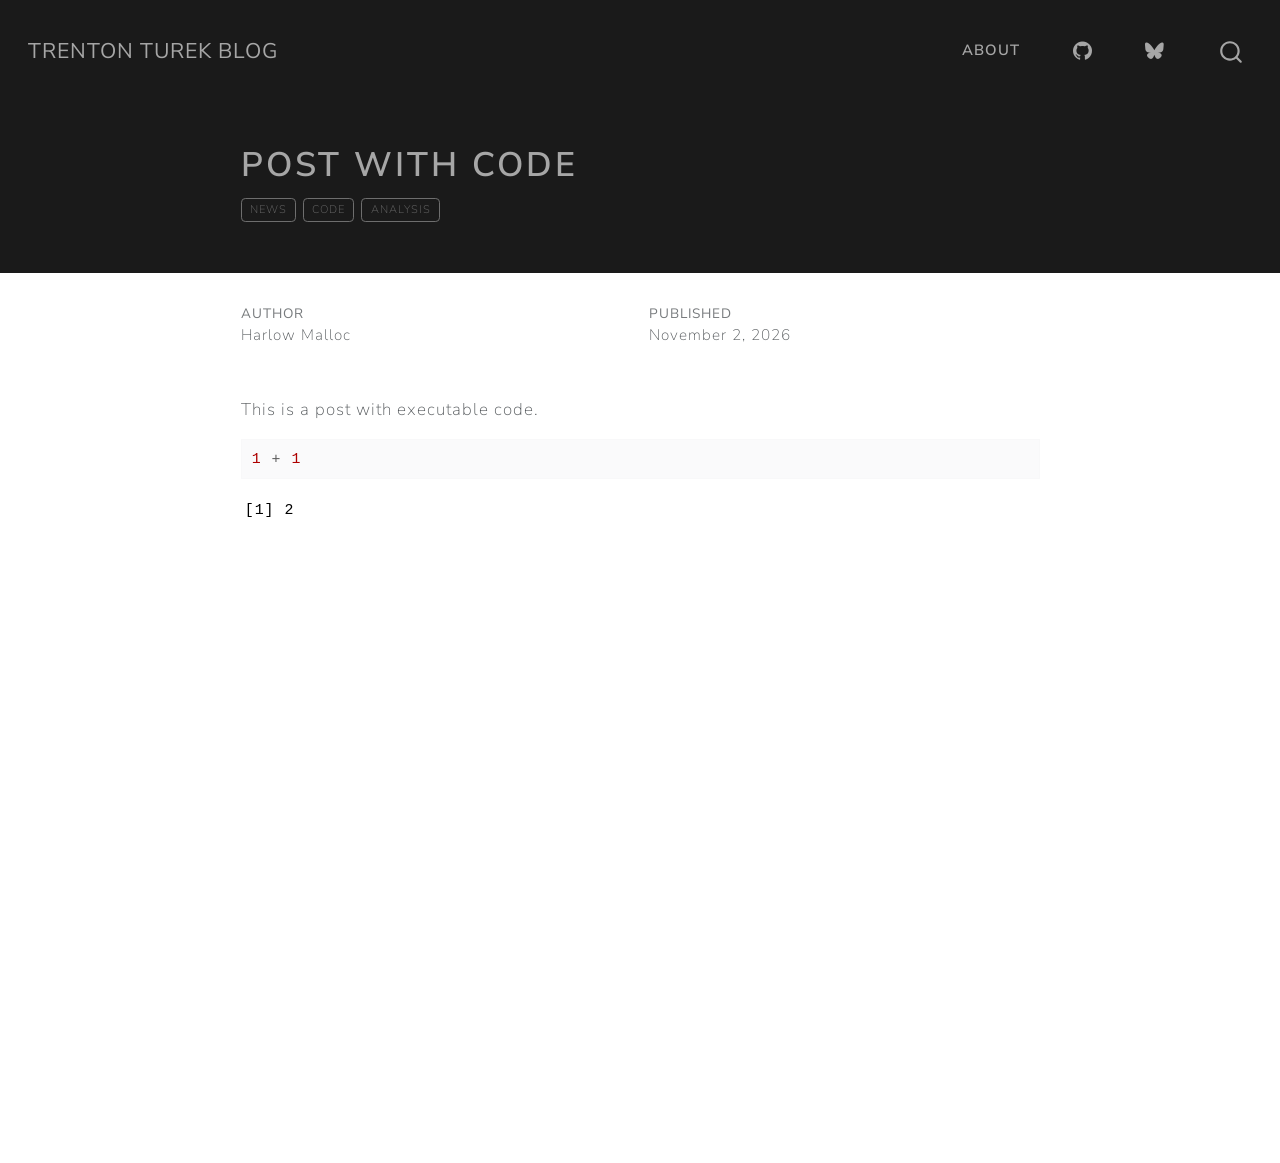
<file: posts/post-with-code/index.html>
<!DOCTYPE html>
<html xmlns="http://www.w3.org/1999/xhtml" lang="en" xml:lang="en"><head>

<meta charset="utf-8">
<meta name="generator" content="quarto-1.11.9">

<meta name="viewport" content="width=device-width, initial-scale=1.0, user-scalable=yes">

<meta name="author" content="Harlow Malloc">
<meta name="dcterms.date" content="2026-11-02">

<title>Post With Code – Trenton Turek Blog</title>
<style>
/* Default styles provided by pandoc.
** See https://pandoc.org/MANUAL.html#variables-for-html for config info.
*/
span.smallcaps{font-variant: small-caps;}
div.columns{display: flex; gap: 1.5em;}
div.column{flex: auto;}
@media screen {
div.columns{gap: min(4vw, 1.5em);}
div.column{overflow-x: auto;}
}
div.hanging-indent{margin-left: 1.5em; text-indent: -1.5em;}
ul.task-list{list-style: none;}
ul.task-list li input[type="checkbox"] {
  width: 0.8em;
  margin: 0 0.8em 0.2em -1em; /* quarto-specific, see https://github.com/quarto-dev/quarto-cli/issues/4556 */ 
  vertical-align: middle;
}
/* CSS for syntax highlighting */
html { -webkit-text-size-adjust: 100%; }
pre > code.sourceCode { white-space: pre; position: relative; }
pre > code.sourceCode > span { display: inline-block; line-height: 1.25; }
pre > code.sourceCode > span:empty { height: 1.2em; }
.sourceCode { overflow: visible; }
code.sourceCode > span { color: inherit; text-decoration: inherit; }
div.sourceCode { margin: 1em 0; }
pre.sourceCode { margin: 0; }
@media screen {
div.sourceCode { overflow: auto; }
}
@media print {
pre > code.sourceCode { white-space: pre-wrap; }
pre > code.sourceCode > span { text-indent: -5em; padding-left: 5em; }
}
pre.numberSource code
  { counter-reset: source-line 0; }
pre.numberSource code > span
  { position: relative; left: -4em; counter-increment: source-line; }
pre.numberSource code > span > a:first-child::before
  { content: counter(source-line);
    position: relative; left: -1em; text-align: right; vertical-align: baseline;
    border: none; display: inline-block;
    -webkit-touch-callout: none; -webkit-user-select: none;
    -khtml-user-select: none; -moz-user-select: none;
    -ms-user-select: none; user-select: none;
    padding: 0 4px; width: 4em;
  }
pre.numberSource { margin-left: 3em;  padding-left: 4px; }
div.sourceCode
  {   }
@media screen {
pre > code.sourceCode > span > a:first-child::before { text-decoration: underline; }
}
</style>


<script src="../../site_libs/quarto-nav/quarto-nav.js"></script>
<script src="../../site_libs/quarto-nav/headroom.min.js"></script>
<script src="../../site_libs/clipboard/clipboard.min.js"></script>
<script src="../../site_libs/quarto-search/autocomplete.umd.js"></script>
<script src="../../site_libs/quarto-search/fuse.min.js"></script>
<script src="../../site_libs/quarto-search/quarto-search.js"></script>
<meta name="quarto:offset" content="../../">
<script src="../../site_libs/quarto-html/quarto.js" type="module"></script>
<script src="../../site_libs/quarto-html/tabsets/tabsets.js" type="module"></script>
<script src="../../site_libs/quarto-html/scrollable-regions/scrollable-regions.js" type="module"></script>
<script src="../../site_libs/quarto-html/popper.min.js"></script>
<script src="../../site_libs/quarto-html/tippy.umd.min.js"></script>
<script src="../../site_libs/quarto-html/anchor.min.js"></script>
<link href="../../site_libs/quarto-html/tippy.css" rel="stylesheet">
<link href="../../site_libs/quarto-html/quarto-syntax-highlighting-63b5708e65d6cd79cd7618c58d0c21e7.css" rel="stylesheet" id="quarto-text-highlighting-styles">
<script src="../../site_libs/bootstrap/bootstrap.min.js"></script>
<link href="../../site_libs/bootstrap/bootstrap-icons.css" rel="stylesheet">
<link href="../../site_libs/bootstrap/bootstrap-82cbd601586de768cd45e35580f1d19c.min.css" rel="stylesheet" append-hash="true" id="quarto-bootstrap" data-mode="light">
<script id="quarto-search-options" type="application/json">{
  "location": "navbar",
  "copy-button": false,
  "collapse-after": 3,
  "panel-placement": "end",
  "type": "overlay",
  "limit": 50,
  "keyboard-shortcut": [
    "f",
    "/",
    "s"
  ],
  "show-item-context": false,
  "language": {
    "search-no-results-text": "No results",
    "search-matching-documents-text": "matching documents",
    "search-copy-link-title": "Copy link to search",
    "search-hide-matches-text": "Hide additional matches",
    "search-more-match-text": "more match in this document",
    "search-more-matches-text": "more matches in this document",
    "search-clear-button-title": "Clear",
    "search-text-placeholder": "",
    "search-detached-cancel-button-title": "Cancel",
    "search-submit-button-title": "Submit",
    "search-label": "Search"
  }
}</script>


<link rel="stylesheet" href="../../styles.css">
</head>

<body class="nav-fixed fullcontent quarto-light"><a id="quarto-skip-link" class="visually-hidden-focusable" href="#quarto-document-content">Skip to main content</a>

<div id="quarto-search-results"></div>
  <header id="quarto-header" class="headroom fixed-top quarto-banner">
    <nav class="navbar navbar-expand-lg " data-bs-theme="dark" aria-label="Site">
      <div class="navbar-container container-fluid">
      <div class="navbar-brand-container mx-auto">
    <a class="navbar-brand" href="../../index.html">
    <span class="navbar-title">Trenton Turek Blog</span>
    </a>
  </div>
          <button class="navbar-toggler" type="button" data-bs-toggle="collapse" data-bs-target="#navbarCollapse" aria-controls="navbarCollapse" aria-expanded="false" aria-label="Toggle navigation" onclick="if (window.quartoToggleHeadroom) { window.quartoToggleHeadroom(); }">
  <span class="navbar-toggler-icon"></span>
</button>
          <div class="collapse navbar-collapse" id="navbarCollapse">
            <ul class="navbar-nav navbar-nav-scroll ms-auto">
  <li class="nav-item">
    <a class="nav-link" href="../../about.html"> 
<span class="menu-text">About</span></a>
  </li>  
  <li class="nav-item compact">
    <a class="nav-link" href="https://github.com/"> <i class="bi bi-github" role="img">
</i> 
<span class="menu-text"></span></a>
  </li>  
  <li class="nav-item compact">
    <a class="nav-link" href="https://bsky.app/"> <i class="bi bi-bluesky" role="img">
</i> 
<span class="menu-text"></span></a>
  </li>  
</ul>
          </div> <!-- /navcollapse -->
            <div class="quarto-navbar-tools">
</div>
            <div id="quarto-search" class="" title="Search"></div>
      </div> <!-- /container-fluid -->
    </nav>
</header>
<!-- content -->
<header id="title-block-header" class="quarto-title-block default page-columns page-full">
  <div class="quarto-title-banner page-columns page-full">
    <div class="quarto-title column-body">
      <h1 class="title">Post With Code</h1>
                                <div class="quarto-categories">
                <div class="quarto-category">news</div>
                <div class="quarto-category">code</div>
                <div class="quarto-category">analysis</div>
              </div>
                  </div>
  </div>
    
  
  <div class="quarto-title-meta">

      <div>
      <div class="quarto-title-meta-heading">Author</div>
      <div class="quarto-title-meta-contents">
               <p>Harlow Malloc </p>
            </div>
    </div>
      
      <div>
      <div class="quarto-title-meta-heading">Published</div>
      <div class="quarto-title-meta-contents">
        <p class="date">November 2, 2026</p>
      </div>
    </div>
    
      
    </div>
    
  
  </header><div id="quarto-content" class="quarto-container page-columns page-rows-contents page-layout-article page-navbar">
<!-- sidebar -->
<!-- margin-sidebar -->
    
<!-- main -->
<main class="content quarto-banner-title-block" id="quarto-document-content" tabindex="-1">





<p>This is a post with executable code.</p>
<div class="cell">
<div class="code-copy-outer-scaffold"><div class="sourceCode cell-code" id="cb1"><pre class="sourceCode r code-with-copy"><code class="sourceCode r"><span id="cb1-1"><a href="#cb1-1" aria-hidden="true" tabindex="-1"></a><span class="dv">1</span> <span class="sc">+</span> <span class="dv">1</span></span></code></pre></div><button title="Copy to Clipboard" class="code-copy-button"><i class="bi"></i></button></div>
<div class="cell-output cell-output-stdout">
<pre><code>[1] 2</code></pre>
</div>
</div>



</main> <!-- /main -->
<script id="quarto-html-after-body" type="application/javascript">
  window.document.addEventListener("DOMContentLoaded", function (event) {
    const icon = "";
    const anchorJS = new window.AnchorJS();
    anchorJS.options = {
      placement: 'right',
      icon: icon
    };
    anchorJS.add('.anchored');
    const isCodeAnnotation = (el) => {
      for (const clz of el.classList) {
        if (clz.startsWith('code-annotation-')) {                     
          return true;
        }
      }
      return false;
    }
    const onCopySuccess = function(e) {
      // button target
      const button = e.trigger;
      // don't keep focus
      button.blur();
      // flash "checked"
      button.classList.add('code-copy-button-checked');
      var currentTitle = button.getAttribute("title");
      button.setAttribute("title", "Copied!");
      let tooltip;
      if (window.bootstrap) {
        button.setAttribute("data-bs-toggle", "tooltip");
        button.setAttribute("data-bs-placement", "left");
        button.setAttribute("data-bs-title", "Copied!");
        tooltip = new bootstrap.Tooltip(button, 
          { trigger: "manual", 
            customClass: "code-copy-button-tooltip",
            offset: [0, -8]});
        tooltip.show();    
      }
      setTimeout(function() {
        if (tooltip) {
          tooltip.hide();
          button.removeAttribute("data-bs-title");
          button.removeAttribute("data-bs-toggle");
          button.removeAttribute("data-bs-placement");
        }
        button.setAttribute("title", currentTitle);
        button.classList.remove('code-copy-button-checked');
      }, 1000);
      // clear code selection
      e.clearSelection();
    }
    const getTextToCopy = function(trigger) {
      const outerScaffold = trigger.parentElement.cloneNode(true);
      const codeEl = outerScaffold.querySelector('code');
      for (const childEl of codeEl.children) {
        if (isCodeAnnotation(childEl)) {
          childEl.remove();
        }
      }
      return codeEl.innerText;
    }
    const clipboard = new window.ClipboardJS('.code-copy-button:not([data-in-quarto-modal])', {
      text: getTextToCopy
    });
    clipboard.on('success', onCopySuccess);
    if (window.document.getElementById('quarto-embedded-source-code-modal')) {
      const clipboardModal = new window.ClipboardJS('.code-copy-button[data-in-quarto-modal]', {
        text: getTextToCopy,
        container: window.document.getElementById('quarto-embedded-source-code-modal')
      });
      clipboardModal.on('success', onCopySuccess);
    }
      var localhostRegex = new RegExp(/^(?:http|https):\/\/localhost\:?[0-9]*\//);
      var mailtoRegex = new RegExp(/^mailto:/);
        var filterRegex = new RegExp("https:\/\/your-website-url\.example\.com");
      var isInternal = (href) => {
          return filterRegex.test(href) || localhostRegex.test(href) || mailtoRegex.test(href);
      }
      // Inspect non-navigation links and adorn them if external
      window.quartoDecorateExternalLinks = function (root) {
     var links = (root || window.document).querySelectorAll('a[href]:not(.nav-link):not(.navbar-brand):not(.toc-action):not(.sidebar-link):not(.sidebar-item-toggle):not(.pagination-link):not(.no-external):not([aria-hidden]):not(.dropdown-item):not(.quarto-navigation-tool):not(.about-link)');
      for (var i=0; i<links.length; i++) {
        const link = links[i];
        if (!isInternal(link.href)) {
          // undo the damage that might have been done by quarto-nav.js in the case of
          // links that we want to consider external
          if (link.dataset.originalHref !== undefined) {
            link.href = link.dataset.originalHref;
          }
          if (!link.classList.contains('no-external-icon')) {
          }
        }
      }
      };
      window.quartoDecorateExternalLinks(window.document);
    // Esc closes the popup (WCAG 1.4.13) and focus leaving both trigger and
    // popup closes it (WCAG 2.4.11); tippy handles neither for interactive popups.
    const hideOnEscAndFocusOut = {
      name: 'hideOnEscAndFocusOut',
      defaultValue: true,
      fn(instance) {
        const dismiss = () => {
          // A show scheduled by the trigger delay would otherwise reopen it
          instance.clearDelayTimeouts();
          instance.hide();
        };
        const onKeyDown = (event) => {
          if (event.key !== 'Escape') {
            return;
          }
          // Keep Esc from also reaching page handlers (e.g. reveal.js overview),
          // except an open reveal.js slide menu, which Esc should close too.
          // The menu handles keys only when its keyboard option is on.
          const menuHandlesEsc = window.Reveal?.getPlugin?.('menu')?.isOpen() &&
            window.Reveal.getConfig().menu?.keyboard !== false;
          if (!menuHandlesEsc) {
            event.stopPropagation();
          }
          if (instance.popper.contains(window.document.activeElement)) {
            // Disabled while refocusing so the focus trigger does not reopen it
            instance.disable();
            instance.reference.focus();
            instance.enable();
          }
          dismiss();
        };
        const onFocusOut = (event) => {
          const target = event.relatedTarget;
          if (target && !instance.reference.contains(target) &&
              !instance.popper.contains(target)) {
            dismiss();
          }
        };
        // On the trigger too: a click trigger (code-annotations: select) has no
        // blur handling. Attached for the instance's lifetime so leaving the
        // trigger also cancels a show still pending on the trigger delay.
        instance.reference.addEventListener('focusout', onFocusOut);
        return {
          onShow() {
            window.document.addEventListener('keydown', onKeyDown, true);
            instance.popper.addEventListener('focusout', onFocusOut);
          },
          onHide() {
            window.document.removeEventListener('keydown', onKeyDown, true);
            instance.popper.removeEventListener('focusout', onFocusOut);
          },
          onDestroy() {
            instance.reference.removeEventListener('focusout', onFocusOut);
          },
        };
      },
    };
    function tippyHover(el, contentFn, onTriggerFn, onUntriggerFn) {
      const config = {
        allowHTML: true,
        maxWidth: 500,
        delay: 100,
        arrow: false,
        appendTo: function(el) {
            return el.parentElement;
        },
        interactive: true,
        interactiveBorder: 10,
        theme: 'quarto',
        placement: 'bottom-start',
        plugins: [hideOnEscAndFocusOut],
      };
      if (contentFn) {
        config.content = contentFn;
      }
      if (onTriggerFn) {
        config.onTrigger = onTriggerFn;
      }
      if (onUntriggerFn) {
        config.onUntrigger = onUntriggerFn;
      }
      window.tippy(el, config); 
    }
    const noterefs = window.document.querySelectorAll('a[role="doc-noteref"]');
    for (var i=0; i<noterefs.length; i++) {
      const ref = noterefs[i];
      tippyHover(ref, function() {
        // use id or data attribute instead here
        let href = ref.getAttribute('data-footnote-href') || ref.getAttribute('href');
        try { href = new URL(href).hash; } catch {}
        const id = href.replace(/^#\/?/, "");
        const note = window.document.getElementById(id);
        if (note) {
          return note.innerHTML;
        } else {
          return "";
        }
      });
    }
    const xrefs = window.document.querySelectorAll('a.quarto-xref');
    const processXRef = (id, note) => {
      // Strip column container classes
      const stripColumnClz = (el) => {
        el.classList.remove("page-full", "page-columns");
        if (el.children) {
          for (const child of el.children) {
            stripColumnClz(child);
          }
        }
      }
      stripColumnClz(note)
      if (id === null || id.startsWith('sec-')) {
        // Special case sections, only their first couple elements
        const container = document.createElement("div");
        if (note.children && note.children.length > 2) {
          container.appendChild(note.children[0].cloneNode(true));
          for (let i = 1; i < note.children.length; i++) {
            const child = note.children[i];
            if (child.tagName === "P" && child.innerText === "") {
              continue;
            } else {
              container.appendChild(child.cloneNode(true));
              break;
            }
          }
          if (window.Quarto?.typesetMath) {
            window.Quarto.typesetMath(container);
          }
          return container.innerHTML
        } else {
          if (window.Quarto?.typesetMath) {
            window.Quarto.typesetMath(note);
          }
          return note.innerHTML;
        }
      } else {
        // Remove any anchor links if they are present
        const anchorLink = note.querySelector('a.anchorjs-link');
        if (anchorLink) {
          anchorLink.remove();
        }
        if (window.Quarto?.typesetMath) {
          window.Quarto.typesetMath(note);
        }
        if (note.classList.contains("callout")) {
          return note.outerHTML;
        } else {
          return note.innerHTML;
        }
      }
    }
    for (var i=0; i<xrefs.length; i++) {
      const xref = xrefs[i];
      tippyHover(xref, undefined, function(instance) {
        instance.disable();
        let url = xref.getAttribute('href');
        let hash = undefined; 
        if (url.startsWith('#')) {
          hash = url;
        } else {
          try { hash = new URL(url).hash; } catch {}
        }
        if (hash) {
          const id = hash.replace(/^#\/?/, "");
          const note = window.document.getElementById(id);
          if (note !== null) {
            try {
              const html = processXRef(id, note.cloneNode(true));
              instance.setContent(html);
            } finally {
              instance.enable();
              instance.show();
            }
          } else {
            // See if we can fetch this
            fetch(url.split('#')[0])
            .then(res => res.text())
            .then(html => {
              const parser = new DOMParser();
              const htmlDoc = parser.parseFromString(html, "text/html");
              const note = htmlDoc.getElementById(id);
              if (note !== null) {
                const html = processXRef(id, note);
                instance.setContent(html);
              } 
            }).finally(() => {
              instance.enable();
              instance.show();
            });
          }
        } else {
          // See if we can fetch a full url (with no hash to target)
          // This is a special case and we should probably do some content thinning / targeting
          fetch(url)
          .then(res => res.text())
          .then(html => {
            const parser = new DOMParser();
            const htmlDoc = parser.parseFromString(html, "text/html");
            const note = htmlDoc.querySelector('main.content');
            if (note !== null) {
              // This should only happen for chapter cross references
              // (since there is no id in the URL)
              // remove the first header
              if (note.children.length > 0 && note.children[0].tagName === "HEADER") {
                note.children[0].remove();
              }
              const html = processXRef(null, note);
              instance.setContent(html);
            } 
          }).finally(() => {
            instance.enable();
            instance.show();
          });
        }
      }, function(instance) {
      });
    }
        let selectedAnnoteEl;
        const selectorForAnnotation = ( cell, annotation) => {
          let cellAttr = 'data-code-cell="' + cell + '"';
          let lineAttr = 'data-code-annotation="' +  annotation + '"';
          const selector = 'span[' + cellAttr + '][' + lineAttr + ']';
          return selector;
        }
        const selectCodeLines = (annoteEl) => {
          const doc = window.document;
          const targetCell = annoteEl.getAttribute("data-target-cell");
          const targetAnnotation = annoteEl.getAttribute("data-target-annotation");
          const annoteSpan = window.document.querySelector(selectorForAnnotation(targetCell, targetAnnotation));
          const lines = annoteSpan.getAttribute("data-code-lines").split(",");
          const lineIds = lines.map((line) => {
            return targetCell + "-" + line;
          })
          // Each band is positioned against its own containing block, which is
          // not the offsetParent of the lines, so place it from client rects.
          const placeBand = (band, firstEl, lastEl, codeBlock) => {
            const container = band.offsetParent;
            if (container === null) {
              return;
            }
            const containerRect = container.getBoundingClientRect();
            // Reveal.js scales slides with a transform, so convert client
            // pixels back to the CSS pixels of the container.
            const scale = containerRect.height / container.offsetHeight || 1;
            const firstRect = firstEl.getBoundingClientRect();
            const lastRect = lastEl.getBoundingClientRect();
            const top = (firstRect.top - containerRect.top) / scale - container.clientTop + container.scrollTop;
            const height = (lastRect.bottom - firstRect.top) / scale;
            band.style.top = top - 2 + "px";
            band.style.height = height + 4 + "px";
            if (codeBlock) {
              // Without the copy button wrapper, the containing block is wider
              // than the code block, so span the code block explicitly.
              const blockRect = codeBlock.getBoundingClientRect();
              band.style.left = (blockRect.left - containerRect.left) / scale - container.clientLeft + container.scrollLeft + "px";
              band.style.width = blockRect.width / scale + "px";
            }
          };
          if (lineIds.length > 0) {
            const el = window.document.getElementById(lineIds[0]);
            const lastEl = window.document.getElementById(lineIds[lineIds.length - 1]);
            const parent = el.parentElement.parentElement;
            // cook up a div (if necessary) and position it
            let div = window.document.getElementById("code-annotation-line-highlight");
            if (div === null) {
              div = window.document.createElement("div");
              div.setAttribute("id", "code-annotation-line-highlight");
              div.style.position = 'absolute';
              parent.appendChild(div);
            }
            placeBand(div, el, lastEl, parent.closest("div.sourceCode") || parent);
            let gutterDiv = window.document.getElementById("code-annotation-line-highlight-gutter");
            if (gutterDiv === null) {
              gutterDiv = window.document.createElement("div");
              gutterDiv.setAttribute("id", "code-annotation-line-highlight-gutter");
              gutterDiv.style.position = 'absolute';
              const codeCell = window.document.getElementById(targetCell);
              const gutter = codeCell.querySelector('.code-annotation-gutter');
              gutter.appendChild(gutterDiv);
            }
            placeBand(gutterDiv, el, lastEl);
            selectedAnnoteEl = annoteEl;
          }
        };
        const unselectCodeLines = () => {
          const elementsIds = ["code-annotation-line-highlight", "code-annotation-line-highlight-gutter"];
          elementsIds.forEach((elId) => {
            const div = window.document.getElementById(elId);
            if (div) {
              div.remove();
            }
          });
          selectedAnnoteEl = undefined;
        };
          // Handle positioning of the toggle
      window.addEventListener(
        "resize",
        throttle(() => {
          elRect = undefined;
          if (selectedAnnoteEl) {
            selectCodeLines(selectedAnnoteEl);
          }
        }, 10)
      );
      function throttle(fn, ms) {
      let throttle = false;
      let timer;
        return (...args) => {
          if(!throttle) { // first call gets through
              fn.apply(this, args);
              throttle = true;
          } else { // all the others get throttled
              if(timer) clearTimeout(timer); // cancel #2
              timer = setTimeout(() => {
                fn.apply(this, args);
                timer = throttle = false;
              }, ms);
          }
        };
      }
        // Attach click handler to the DT
        const annoteDls = window.document.querySelectorAll('dt[data-target-cell]');
        for (const annoteDlNode of annoteDls) {
          annoteDlNode.addEventListener('click', (event) => {
            const clickedEl = event.target;
            if (clickedEl !== selectedAnnoteEl) {
              unselectCodeLines();
              const activeEl = window.document.querySelector('dt[data-target-cell].code-annotation-active');
              if (activeEl) {
                activeEl.classList.remove('code-annotation-active');
              }
              selectCodeLines(clickedEl);
              clickedEl.classList.add('code-annotation-active');
            } else {
              // Unselect the line
              unselectCodeLines();
              clickedEl.classList.remove('code-annotation-active');
            }
          });
        }
    const findCites = (el) => {
      const parentEl = el.parentElement;
      if (parentEl) {
        const cites = parentEl.dataset.cites;
        if (cites) {
          return {
            el,
            cites: cites.split(' ')
          };
        } else {
          return findCites(el.parentElement)
        }
      } else {
        return undefined;
      }
    };
    var bibliorefs = window.document.querySelectorAll('a[role="doc-biblioref"]');
    for (var i=0; i<bibliorefs.length; i++) {
      const ref = bibliorefs[i];
      const citeInfo = findCites(ref);
      if (citeInfo) {
        tippyHover(citeInfo.el, function() {
          var popup = window.document.createElement('div');
          citeInfo.cites.forEach(function(cite) {
            var citeDiv = window.document.createElement('div');
            citeDiv.classList.add('hanging-indent');
            citeDiv.classList.add('csl-entry');
            var biblioDiv = window.document.getElementById('ref-' + cite);
            if (biblioDiv) {
              citeDiv.innerHTML = biblioDiv.innerHTML;
            }
            popup.appendChild(citeDiv);
          });
          return popup.innerHTML;
        });
      }
    }
  });
  </script>
  <script type="application/javascript">
  window.quartoScrollableRegionsLabels = {"code":"Scrollable code","output":"Scrollable output"};
  </script>
</div> <!-- /content -->




</body></html>
</file>
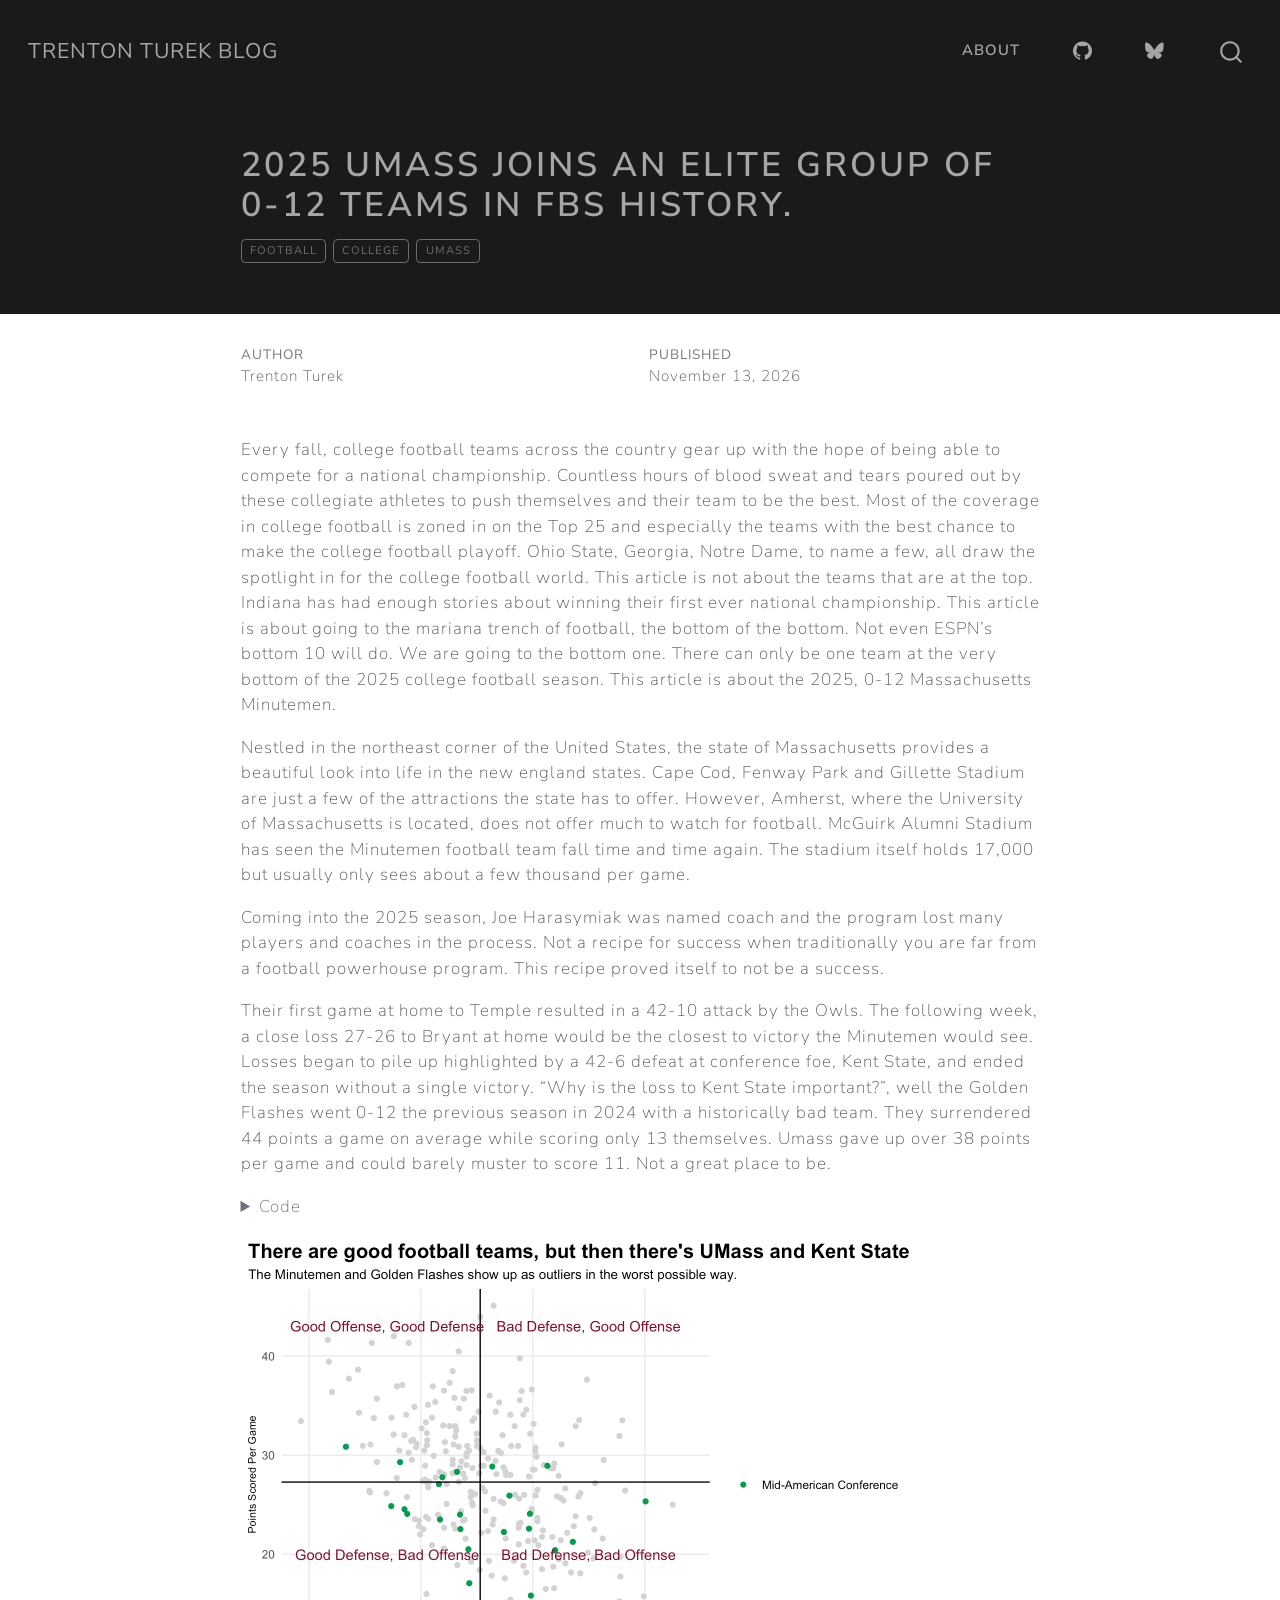
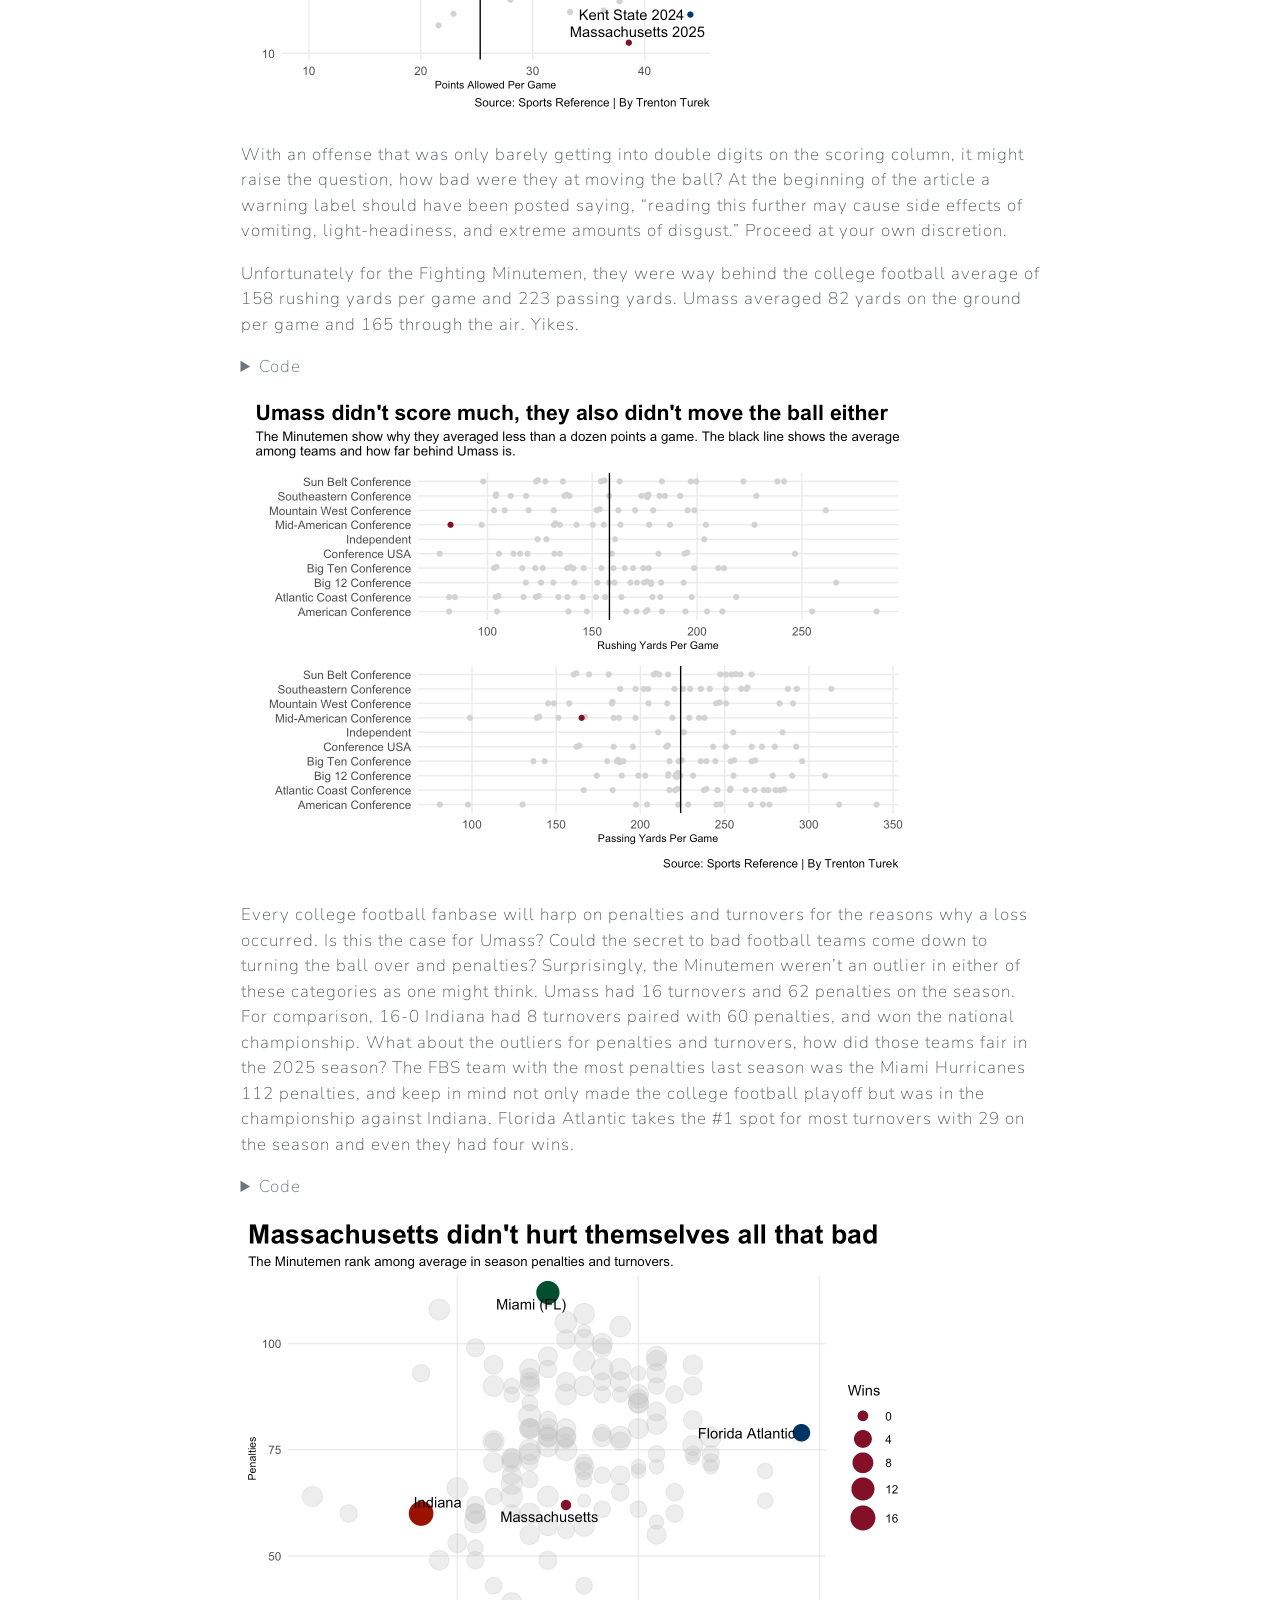
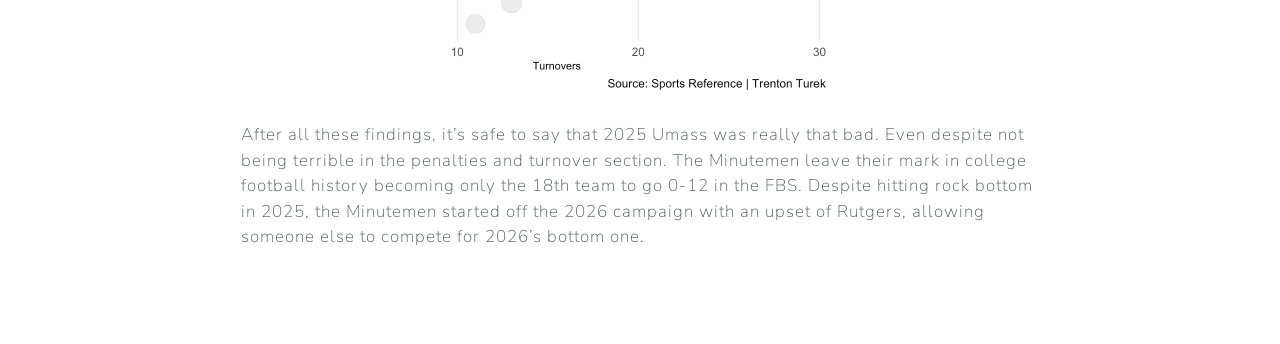
<file: posts/was-umass-the-worst/index.html>
<!DOCTYPE html>
<html xmlns="http://www.w3.org/1999/xhtml" lang="en" xml:lang="en"><head>

<meta charset="utf-8">
<meta name="generator" content="quarto-1.11.9">

<meta name="viewport" content="width=device-width, initial-scale=1.0, user-scalable=yes">

<meta name="author" content="Trenton Turek">
<meta name="dcterms.date" content="2026-11-13">

<title>2025 Umass joins an elite group of 0-12 teams in FBS history. – Trenton Turek Blog</title>
<style>
/* Default styles provided by pandoc.
** See https://pandoc.org/MANUAL.html#variables-for-html for config info.
*/
span.smallcaps{font-variant: small-caps;}
div.columns{display: flex; gap: 1.5em;}
div.column{flex: auto;}
@media screen {
div.columns{gap: min(4vw, 1.5em);}
div.column{overflow-x: auto;}
}
div.hanging-indent{margin-left: 1.5em; text-indent: -1.5em;}
ul.task-list{list-style: none;}
ul.task-list li input[type="checkbox"] {
  width: 0.8em;
  margin: 0 0.8em 0.2em -1em; /* quarto-specific, see https://github.com/quarto-dev/quarto-cli/issues/4556 */ 
  vertical-align: middle;
}
/* CSS for syntax highlighting */
html { -webkit-text-size-adjust: 100%; }
pre > code.sourceCode { white-space: pre; position: relative; }
pre > code.sourceCode > span { display: inline-block; line-height: 1.25; }
pre > code.sourceCode > span:empty { height: 1.2em; }
.sourceCode { overflow: visible; }
code.sourceCode > span { color: inherit; text-decoration: inherit; }
div.sourceCode { margin: 1em 0; }
pre.sourceCode { margin: 0; }
@media screen {
div.sourceCode { overflow: auto; }
}
@media print {
pre > code.sourceCode { white-space: pre-wrap; }
pre > code.sourceCode > span { text-indent: -5em; padding-left: 5em; }
}
pre.numberSource code
  { counter-reset: source-line 0; }
pre.numberSource code > span
  { position: relative; left: -4em; counter-increment: source-line; }
pre.numberSource code > span > a:first-child::before
  { content: counter(source-line);
    position: relative; left: -1em; text-align: right; vertical-align: baseline;
    border: none; display: inline-block;
    -webkit-touch-callout: none; -webkit-user-select: none;
    -khtml-user-select: none; -moz-user-select: none;
    -ms-user-select: none; user-select: none;
    padding: 0 4px; width: 4em;
  }
pre.numberSource { margin-left: 3em;  padding-left: 4px; }
div.sourceCode
  {   }
@media screen {
pre > code.sourceCode > span > a:first-child::before { text-decoration: underline; }
}
</style>


<script src="../../site_libs/quarto-nav/quarto-nav.js"></script>
<script src="../../site_libs/quarto-nav/headroom.min.js"></script>
<script src="../../site_libs/clipboard/clipboard.min.js"></script>
<script src="../../site_libs/quarto-search/autocomplete.umd.js"></script>
<script src="../../site_libs/quarto-search/fuse.min.js"></script>
<script src="../../site_libs/quarto-search/quarto-search.js"></script>
<meta name="quarto:offset" content="../../">
<script src="../../site_libs/quarto-html/quarto.js" type="module"></script>
<script src="../../site_libs/quarto-html/tabsets/tabsets.js" type="module"></script>
<script src="../../site_libs/quarto-html/scrollable-regions/scrollable-regions.js" type="module"></script>
<script src="../../site_libs/quarto-html/popper.min.js"></script>
<script src="../../site_libs/quarto-html/tippy.umd.min.js"></script>
<script src="../../site_libs/quarto-html/anchor.min.js"></script>
<link href="../../site_libs/quarto-html/tippy.css" rel="stylesheet">
<link href="../../site_libs/quarto-html/quarto-syntax-highlighting-63b5708e65d6cd79cd7618c58d0c21e7.css" rel="stylesheet" id="quarto-text-highlighting-styles">
<script src="../../site_libs/bootstrap/bootstrap.min.js"></script>
<link href="../../site_libs/bootstrap/bootstrap-icons.css" rel="stylesheet">
<link href="../../site_libs/bootstrap/bootstrap-82cbd601586de768cd45e35580f1d19c.min.css" rel="stylesheet" append-hash="true" id="quarto-bootstrap" data-mode="light">
<script id="quarto-search-options" type="application/json">{
  "location": "navbar",
  "copy-button": false,
  "collapse-after": 3,
  "panel-placement": "end",
  "type": "overlay",
  "limit": 50,
  "keyboard-shortcut": [
    "f",
    "/",
    "s"
  ],
  "show-item-context": false,
  "language": {
    "search-no-results-text": "No results",
    "search-matching-documents-text": "matching documents",
    "search-copy-link-title": "Copy link to search",
    "search-hide-matches-text": "Hide additional matches",
    "search-more-match-text": "more match in this document",
    "search-more-matches-text": "more matches in this document",
    "search-clear-button-title": "Clear",
    "search-text-placeholder": "",
    "search-detached-cancel-button-title": "Cancel",
    "search-submit-button-title": "Submit",
    "search-label": "Search"
  }
}</script>


<link rel="stylesheet" href="../../styles.css">
</head>

<body class="nav-fixed fullcontent quarto-light"><a id="quarto-skip-link" class="visually-hidden-focusable" href="#quarto-document-content">Skip to main content</a>

<div id="quarto-search-results"></div>
  <header id="quarto-header" class="headroom fixed-top quarto-banner">
    <nav class="navbar navbar-expand-lg " data-bs-theme="dark" aria-label="Site">
      <div class="navbar-container container-fluid">
      <div class="navbar-brand-container mx-auto">
    <a class="navbar-brand" href="../../index.html">
    <span class="navbar-title">Trenton Turek Blog</span>
    </a>
  </div>
          <button class="navbar-toggler" type="button" data-bs-toggle="collapse" data-bs-target="#navbarCollapse" aria-controls="navbarCollapse" aria-expanded="false" aria-label="Toggle navigation" onclick="if (window.quartoToggleHeadroom) { window.quartoToggleHeadroom(); }">
  <span class="navbar-toggler-icon"></span>
</button>
          <div class="collapse navbar-collapse" id="navbarCollapse">
            <ul class="navbar-nav navbar-nav-scroll ms-auto">
  <li class="nav-item">
    <a class="nav-link" href="../../about.html"> 
<span class="menu-text">About</span></a>
  </li>  
  <li class="nav-item compact">
    <a class="nav-link" href="https://github.com/"> <i class="bi bi-github" role="img">
</i> 
<span class="menu-text"></span></a>
  </li>  
  <li class="nav-item compact">
    <a class="nav-link" href="https://bsky.app/"> <i class="bi bi-bluesky" role="img">
</i> 
<span class="menu-text"></span></a>
  </li>  
</ul>
          </div> <!-- /navcollapse -->
            <div class="quarto-navbar-tools">
</div>
            <div id="quarto-search" class="" title="Search"></div>
      </div> <!-- /container-fluid -->
    </nav>
</header>
<!-- content -->
<header id="title-block-header" class="quarto-title-block default page-columns page-full">
  <div class="quarto-title-banner page-columns page-full">
    <div class="quarto-title column-body">
      <h1 class="title">2025 Umass joins an elite group of 0-12 teams in FBS history.</h1>
                                <div class="quarto-categories">
                <div class="quarto-category">football</div>
                <div class="quarto-category">college</div>
                <div class="quarto-category">umass</div>
              </div>
                  </div>
  </div>
    
  
  <div class="quarto-title-meta">

      <div>
      <div class="quarto-title-meta-heading">Author</div>
      <div class="quarto-title-meta-contents">
               <p>Trenton Turek </p>
            </div>
    </div>
      
      <div>
      <div class="quarto-title-meta-heading">Published</div>
      <div class="quarto-title-meta-contents">
        <p class="date">November 13, 2026</p>
      </div>
    </div>
    
      
    </div>
    
  
  </header><div id="quarto-content" class="quarto-container page-columns page-rows-contents page-layout-article page-navbar">
<!-- sidebar -->
<!-- margin-sidebar -->
    
<!-- main -->
<main class="content quarto-banner-title-block" id="quarto-document-content" tabindex="-1">





<p>Every fall, college football teams across the country gear up with the hope of being able to compete for a national championship. Countless hours of blood sweat and tears poured out by these collegiate athletes to push themselves and their team to be the best. Most of the coverage in college football is zoned in on the Top 25 and especially the teams with the best chance to make the college football playoff. Ohio State, Georgia, Notre Dame, to name a few, all draw the spotlight in for the college football world. This article is not about the teams that are at the top. Indiana has had enough stories about winning their first ever national championship. This article is about going to the mariana trench of football, the bottom of the bottom. Not even ESPN’s bottom 10 will do. We are going to the bottom one. There can only be one team at the very bottom of the 2025 college football season. This article is about the 2025, 0-12 Massachusetts Minutemen.</p>
<p>Nestled in the northeast corner of the United States, the state of Massachusetts provides a beautiful look into life in the new england states. Cape Cod, Fenway Park and Gillette Stadium are just a few of the attractions the state has to offer. However, Amherst, where the University of Massachusetts is located, does not offer much to watch for football. McGuirk Alumni Stadium has seen the Minutemen football team fall time and time again. The stadium itself holds 17,000 but usually only sees about a few thousand per game.</p>
<p>Coming into the 2025 season, Joe Harasymiak was named coach and the program lost many players and coaches in the process. Not a recipe for success when traditionally you are far from a football powerhouse program. This recipe proved itself to not be a success.</p>
<p>Their first game at home to Temple resulted in a 42-10 attack by the Owls. The following week, a close loss 27-26 to Bryant at home would be the closest to victory the Minutemen would see. Losses began to pile up highlighted by a 42-6 defeat at conference foe, Kent State, and ended the season without a single victory. “Why is the loss to Kent State important?”, well the Golden Flashes went 0-12 the previous season in 2024 with a historically bad team. They surrendered 44 points a game on average while scoring only 13 themselves. Umass gave up over 38 points per game and could barely muster to score 11. Not a great place to be.</p>
<div class="cell">
<details class="code-fold">
<summary>Code</summary>
<div class="code-copy-outer-scaffold"><div class="sourceCode cell-code" id="cb1"><pre class="sourceCode r code-with-copy"><code class="sourceCode r"><span id="cb1-1"><a href="#cb1-1" aria-hidden="true" tabindex="-1"></a><span class="fu">library</span>(tidyverse)</span>
<span id="cb1-2"><a href="#cb1-2" aria-hidden="true" tabindex="-1"></a><span class="fu">library</span>(ggrepel)</span>
<span id="cb1-3"><a href="#cb1-3" aria-hidden="true" tabindex="-1"></a><span class="fu">library</span>(janitor)</span>
<span id="cb1-4"><a href="#cb1-4" aria-hidden="true" tabindex="-1"></a><span class="fu">library</span>(ggbeeswarm)</span>
<span id="cb1-5"><a href="#cb1-5" aria-hidden="true" tabindex="-1"></a><span class="fu">library</span>(patchwork)</span>
<span id="cb1-6"><a href="#cb1-6" aria-hidden="true" tabindex="-1"></a></span>
<span id="cb1-7"><a href="#cb1-7" aria-hidden="true" tabindex="-1"></a><span class="fu">set.seed</span>(<span class="dv">1234</span>)</span>
<span id="cb1-8"><a href="#cb1-8" aria-hidden="true" tabindex="-1"></a></span>
<span id="cb1-9"><a href="#cb1-9" aria-hidden="true" tabindex="-1"></a>teams25 <span class="ot">&lt;-</span> <span class="fu">read_csv</span>(<span class="st">"footballlogs25.csv"</span>) <span class="sc">|&gt;</span> <span class="fu">mutate</span>(<span class="at">season =</span> <span class="dv">2025</span>, <span class="at">teamseason =</span> <span class="fu">paste</span>(team, season))</span>
<span id="cb1-10"><a href="#cb1-10" aria-hidden="true" tabindex="-1"></a></span>
<span id="cb1-11"><a href="#cb1-11" aria-hidden="true" tabindex="-1"></a>teams24 <span class="ot">&lt;-</span> <span class="fu">read_csv</span>(<span class="st">"footballlogs24.csv"</span>) <span class="sc">|&gt;</span> </span>
<span id="cb1-12"><a href="#cb1-12" aria-hidden="true" tabindex="-1"></a>  <span class="fu">clean_names</span>() <span class="sc">|&gt;</span></span>
<span id="cb1-13"><a href="#cb1-13" aria-hidden="true" tabindex="-1"></a>  <span class="fu">separate</span>(result, <span class="at">into =</span> <span class="fu">c</span>(<span class="st">"rslt"</span>, <span class="st">"score"</span>), <span class="at">sep=</span><span class="st">" </span><span class="sc">\\</span><span class="st">("</span>) <span class="sc">|&gt;</span></span>
<span id="cb1-14"><a href="#cb1-14" aria-hidden="true" tabindex="-1"></a>  <span class="fu">mutate</span>(<span class="at">score=</span><span class="fu">gsub</span>(<span class="st">")"</span>, <span class="st">""</span>, score, <span class="at">fixed=</span><span class="cn">TRUE</span>)) <span class="sc">|&gt;</span></span>
<span id="cb1-15"><a href="#cb1-15" aria-hidden="true" tabindex="-1"></a>  <span class="fu">separate</span>(score, <span class="at">into=</span><span class="fu">c</span>(<span class="st">"team_pts"</span>, <span class="st">"opponent_pts"</span>), <span class="at">sep=</span><span class="st">"-"</span>) <span class="sc">|&gt;</span> </span>
<span id="cb1-16"><a href="#cb1-16" aria-hidden="true" tabindex="-1"></a>  <span class="fu">mutate</span>(<span class="at">team_pts =</span> <span class="fu">as.numeric</span>(team_pts), <span class="at">opponent_pts =</span> <span class="fu">as.numeric</span>(opponent_pts)) <span class="sc">|&gt;</span> </span>
<span id="cb1-17"><a href="#cb1-17" aria-hidden="true" tabindex="-1"></a>  <span class="fu">mutate</span>(<span class="at">season =</span> <span class="dv">2024</span>, <span class="at">teamseason =</span> <span class="fu">paste</span>(team, season))</span>
<span id="cb1-18"><a href="#cb1-18" aria-hidden="true" tabindex="-1"></a></span>
<span id="cb1-19"><a href="#cb1-19" aria-hidden="true" tabindex="-1"></a>teams <span class="ot">&lt;-</span> <span class="fu">bind_rows</span>(teams25, teams24)</span>
<span id="cb1-20"><a href="#cb1-20" aria-hidden="true" tabindex="-1"></a></span>
<span id="cb1-21"><a href="#cb1-21" aria-hidden="true" tabindex="-1"></a></span>
<span id="cb1-22"><a href="#cb1-22" aria-hidden="true" tabindex="-1"></a>score_comparison <span class="ot">&lt;-</span> teams <span class="sc">|&gt;</span> <span class="fu">group_by</span>(team, conference, season, teamseason) <span class="sc">|&gt;</span> </span>
<span id="cb1-23"><a href="#cb1-23" aria-hidden="true" tabindex="-1"></a>  <span class="fu">summarize</span>(</span>
<span id="cb1-24"><a href="#cb1-24" aria-hidden="true" tabindex="-1"></a>    <span class="at">average_points_given =</span> <span class="fu">mean</span>(opponent_pts),</span>
<span id="cb1-25"><a href="#cb1-25" aria-hidden="true" tabindex="-1"></a>    <span class="at">average_points_scored =</span> <span class="fu">mean</span>(team_pts)</span>
<span id="cb1-26"><a href="#cb1-26" aria-hidden="true" tabindex="-1"></a>  )  </span>
<span id="cb1-27"><a href="#cb1-27" aria-hidden="true" tabindex="-1"></a></span>
<span id="cb1-28"><a href="#cb1-28" aria-hidden="true" tabindex="-1"></a>mac_score_comparison <span class="ot">&lt;-</span> score_comparison <span class="sc">|&gt;</span>  <span class="fu">filter</span>(conference <span class="sc">==</span> <span class="st">"Mid-American Conference"</span>)</span>
<span id="cb1-29"><a href="#cb1-29" aria-hidden="true" tabindex="-1"></a></span>
<span id="cb1-30"><a href="#cb1-30" aria-hidden="true" tabindex="-1"></a>u_ass <span class="ot">&lt;-</span> score_comparison <span class="sc">|&gt;</span> <span class="fu">filter</span>(teamseason <span class="sc">==</span> <span class="st">"Massachusetts 2025"</span>)</span>
<span id="cb1-31"><a href="#cb1-31" aria-hidden="true" tabindex="-1"></a></span>
<span id="cb1-32"><a href="#cb1-32" aria-hidden="true" tabindex="-1"></a>kentstate <span class="ot">&lt;-</span> score_comparison <span class="sc">|&gt;</span> <span class="fu">filter</span>(teamseason <span class="sc">==</span> <span class="st">"Kent State 2024"</span>)</span>
<span id="cb1-33"><a href="#cb1-33" aria-hidden="true" tabindex="-1"></a></span>
<span id="cb1-34"><a href="#cb1-34" aria-hidden="true" tabindex="-1"></a>nebraska <span class="ot">&lt;-</span> score_comparison <span class="sc">|&gt;</span> <span class="fu">filter</span>(teamseason <span class="sc">==</span> <span class="st">"Nebraska 2025"</span>)</span>
<span id="cb1-35"><a href="#cb1-35" aria-hidden="true" tabindex="-1"></a></span>
<span id="cb1-36"><a href="#cb1-36" aria-hidden="true" tabindex="-1"></a><span class="fu">ggplot</span>() <span class="sc">+</span> </span>
<span id="cb1-37"><a href="#cb1-37" aria-hidden="true" tabindex="-1"></a>  <span class="fu">geom_point</span>(<span class="at">data=</span>score_comparison, <span class="fu">aes</span>(<span class="at">x=</span>average_points_given, <span class="at">y=</span>average_points_scored),<span class="at">color=</span><span class="st">"lightgrey"</span>) <span class="sc">+</span> </span>
<span id="cb1-38"><a href="#cb1-38" aria-hidden="true" tabindex="-1"></a>  </span>
<span id="cb1-39"><a href="#cb1-39" aria-hidden="true" tabindex="-1"></a>  <span class="fu">geom_point</span>(<span class="at">data=</span>mac_score_comparison, <span class="fu">aes</span>(<span class="at">x=</span>average_points_given, <span class="at">y=</span>average_points_scored,<span class="at">color=</span> conference)) <span class="sc">+</span></span>
<span id="cb1-40"><a href="#cb1-40" aria-hidden="true" tabindex="-1"></a>  <span class="fu">geom_point</span>(<span class="at">data=</span>u_ass, <span class="fu">aes</span>(<span class="at">x=</span>average_points_given, <span class="at">y=</span>average_points_scored),<span class="at">color=</span> <span class="st">"#840028"</span>) <span class="sc">+</span></span>
<span id="cb1-41"><a href="#cb1-41" aria-hidden="true" tabindex="-1"></a>  <span class="fu">geom_point</span>(<span class="at">data=</span>kentstate, <span class="fu">aes</span>(<span class="at">x=</span>average_points_given, <span class="at">y=</span>average_points_scored),<span class="at">color=</span> <span class="st">"#003976"</span>) <span class="sc">+</span></span>
<span id="cb1-42"><a href="#cb1-42" aria-hidden="true" tabindex="-1"></a>  <span class="fu">geom_text_repel</span>(</span>
<span id="cb1-43"><a href="#cb1-43" aria-hidden="true" tabindex="-1"></a>    <span class="at">data=</span>u_ass, </span>
<span id="cb1-44"><a href="#cb1-44" aria-hidden="true" tabindex="-1"></a>    <span class="fu">aes</span>(<span class="at">x=</span>average_points_given, <span class="at">y=</span>average_points_scored, <span class="at">label=</span>teamseason)</span>
<span id="cb1-45"><a href="#cb1-45" aria-hidden="true" tabindex="-1"></a>  ) <span class="sc">+</span> </span>
<span id="cb1-46"><a href="#cb1-46" aria-hidden="true" tabindex="-1"></a>  <span class="fu">geom_text_repel</span>(</span>
<span id="cb1-47"><a href="#cb1-47" aria-hidden="true" tabindex="-1"></a>    <span class="at">data=</span>kentstate, </span>
<span id="cb1-48"><a href="#cb1-48" aria-hidden="true" tabindex="-1"></a>    <span class="fu">aes</span>(<span class="at">x=</span>average_points_given, <span class="at">y=</span>average_points_scored, <span class="at">label=</span>teamseason)</span>
<span id="cb1-49"><a href="#cb1-49" aria-hidden="true" tabindex="-1"></a>  ) <span class="sc">+</span> </span>
<span id="cb1-50"><a href="#cb1-50" aria-hidden="true" tabindex="-1"></a>  <span class="fu">geom_vline</span>(<span class="at">xintercept=</span><span class="fl">25.30428</span>, <span class="at">color=</span> <span class="st">"black"</span>) <span class="sc">+</span> </span>
<span id="cb1-51"><a href="#cb1-51" aria-hidden="true" tabindex="-1"></a>   <span class="fu">geom_hline</span>(<span class="at">yintercept=</span><span class="fl">27.28</span>, <span class="at">color=</span> <span class="st">"black"</span>) <span class="sc">+</span> </span>
<span id="cb1-52"><a href="#cb1-52" aria-hidden="true" tabindex="-1"></a>  <span class="fu">geom_text</span>(<span class="fu">aes</span>(<span class="at">x=</span><span class="dv">17</span>, <span class="at">y=</span><span class="dv">43</span>, <span class="at">label=</span><span class="st">"Good Offense, Good Defense"</span>), <span class="at">color=</span><span class="st">"#840028"</span>) <span class="sc">+</span></span>
<span id="cb1-53"><a href="#cb1-53" aria-hidden="true" tabindex="-1"></a>  <span class="fu">geom_text</span>(<span class="fu">aes</span>(<span class="at">x=</span><span class="dv">35</span>, <span class="at">y=</span><span class="dv">43</span>, <span class="at">label=</span><span class="st">"Bad Defense, Good Offense"</span>), <span class="at">color=</span><span class="st">"#840028"</span>) <span class="sc">+</span></span>
<span id="cb1-54"><a href="#cb1-54" aria-hidden="true" tabindex="-1"></a>  <span class="fu">geom_text</span>(<span class="fu">aes</span>(<span class="at">x=</span><span class="dv">35</span>, <span class="at">y=</span><span class="dv">20</span>, <span class="at">label=</span><span class="st">"Bad Defense, Bad Offense"</span>), <span class="at">color=</span><span class="st">"#840028"</span>) <span class="sc">+</span> </span>
<span id="cb1-55"><a href="#cb1-55" aria-hidden="true" tabindex="-1"></a>  <span class="fu">geom_text</span>(<span class="fu">aes</span>(<span class="at">x=</span><span class="dv">17</span>, <span class="at">y=</span><span class="dv">20</span>, <span class="at">label=</span><span class="st">"Good Defense, Bad Offense"</span>), <span class="at">color=</span><span class="st">"#840028"</span>) <span class="sc">+</span> </span>
<span id="cb1-56"><a href="#cb1-56" aria-hidden="true" tabindex="-1"></a>  <span class="fu">scale_color_manual</span>(<span class="at">name=</span><span class="st">""</span>,<span class="at">values =</span> <span class="fu">c</span>(<span class="st">"#019E4F"</span>)) <span class="sc">+</span> </span>
<span id="cb1-57"><a href="#cb1-57" aria-hidden="true" tabindex="-1"></a>  <span class="fu">labs</span>(</span>
<span id="cb1-58"><a href="#cb1-58" aria-hidden="true" tabindex="-1"></a>    <span class="at">x=</span><span class="st">"Points Allowed Per Game"</span>, </span>
<span id="cb1-59"><a href="#cb1-59" aria-hidden="true" tabindex="-1"></a>    <span class="at">y=</span><span class="st">"Points Scored Per Game"</span>, </span>
<span id="cb1-60"><a href="#cb1-60" aria-hidden="true" tabindex="-1"></a>    <span class="at">title=</span><span class="st">"There are good football teams, but then there's UMass and Kent State"</span>, </span>
<span id="cb1-61"><a href="#cb1-61" aria-hidden="true" tabindex="-1"></a>    <span class="at">subtitle=</span><span class="st">"The Minutemen and Golden Flashes show up as outliers in the worst possible way."</span>, </span>
<span id="cb1-62"><a href="#cb1-62" aria-hidden="true" tabindex="-1"></a>    <span class="at">caption=</span><span class="st">"Source: Sports Reference | By Trenton Turek"</span></span>
<span id="cb1-63"><a href="#cb1-63" aria-hidden="true" tabindex="-1"></a>    ) <span class="sc">+</span> </span>
<span id="cb1-64"><a href="#cb1-64" aria-hidden="true" tabindex="-1"></a>  <span class="fu">theme_minimal</span>() <span class="sc">+</span> </span>
<span id="cb1-65"><a href="#cb1-65" aria-hidden="true" tabindex="-1"></a>  <span class="fu">theme</span>(</span>
<span id="cb1-66"><a href="#cb1-66" aria-hidden="true" tabindex="-1"></a>    <span class="at">plot.title =</span> <span class="fu">element_text</span>(<span class="at">size =</span> <span class="dv">15</span>, <span class="at">face =</span> <span class="st">"bold"</span>),</span>
<span id="cb1-67"><a href="#cb1-67" aria-hidden="true" tabindex="-1"></a>        <span class="at">axis.title =</span> <span class="fu">element_text</span>(<span class="at">size =</span> <span class="dv">8</span>), </span>
<span id="cb1-68"><a href="#cb1-68" aria-hidden="true" tabindex="-1"></a>    <span class="at">plot.subtitle =</span> <span class="fu">element_text</span>(<span class="at">size=</span><span class="dv">10</span>), </span>
<span id="cb1-69"><a href="#cb1-69" aria-hidden="true" tabindex="-1"></a>    <span class="at">panel.grid.minor =</span> <span class="fu">element_blank</span>(),</span>
<span id="cb1-70"><a href="#cb1-70" aria-hidden="true" tabindex="-1"></a>     <span class="at">plot.title.position =</span> <span class="st">"plot"</span>        )</span></code></pre></div><button title="Copy to Clipboard" class="code-copy-button"><i class="bi"></i></button></div>
</details>
<div class="cell-output-display">
<div>
<figure class="figure">
<p><img src="index_files/figure-html/unnamed-chunk-1-1.png" class="img-fluid figure-img" width="672"></p>
</figure>
</div>
</div>
</div>
<p>With an offense that was only barely getting into double digits on the scoring column, it might raise the question, how bad were they at moving the ball? At the beginning of the article a warning label should have been posted saying, “reading this further may cause side effects of vomiting, light-headiness, and extreme amounts of disgust.” Proceed at your own discretion.</p>
<p>Unfortunately for the Fighting Minutemen, they were way behind the college football average of 158 rushing yards per game and 223 passing yards. Umass averaged 82 yards on the ground per game and 165 through the air. Yikes.</p>
<div class="cell">
<details class="code-fold">
<summary>Code</summary>
<div class="code-copy-outer-scaffold"><div class="sourceCode cell-code" id="cb2"><pre class="sourceCode r code-with-copy"><code class="sourceCode r"><span id="cb2-1"><a href="#cb2-1" aria-hidden="true" tabindex="-1"></a>teams25_pergame_rushing <span class="ot">&lt;-</span> teams25 <span class="sc">|&gt;</span> <span class="fu">group_by</span>(team, conference, season, teamseason) <span class="sc">|&gt;</span> </span>
<span id="cb2-2"><a href="#cb2-2" aria-hidden="true" tabindex="-1"></a>  <span class="fu">summarize</span>(</span>
<span id="cb2-3"><a href="#cb2-3" aria-hidden="true" tabindex="-1"></a>    <span class="at">rushing_yds_pergame =</span> <span class="fu">mean</span>(rushing_yds), </span>
<span id="cb2-4"><a href="#cb2-4" aria-hidden="true" tabindex="-1"></a>    ) </span>
<span id="cb2-5"><a href="#cb2-5" aria-hidden="true" tabindex="-1"></a></span>
<span id="cb2-6"><a href="#cb2-6" aria-hidden="true" tabindex="-1"></a>teams25_pergame_passing <span class="ot">&lt;-</span> teams25 <span class="sc">|&gt;</span> <span class="fu">group_by</span>(team, conference, season, teamseason) <span class="sc">|&gt;</span> </span>
<span id="cb2-7"><a href="#cb2-7" aria-hidden="true" tabindex="-1"></a>  <span class="fu">summarize</span>(</span>
<span id="cb2-8"><a href="#cb2-8" aria-hidden="true" tabindex="-1"></a>    <span class="at">passing_yds_pergame =</span> <span class="fu">mean</span>(passing_yds)</span>
<span id="cb2-9"><a href="#cb2-9" aria-hidden="true" tabindex="-1"></a>    ) </span>
<span id="cb2-10"><a href="#cb2-10" aria-hidden="true" tabindex="-1"></a></span>
<span id="cb2-11"><a href="#cb2-11" aria-hidden="true" tabindex="-1"></a>umass_rushing_pergame <span class="ot">&lt;-</span> teams25_pergame_rushing <span class="sc">|&gt;</span> <span class="fu">filter</span>(teamseason <span class="sc">==</span> <span class="st">"Massachusetts 2025"</span>)</span>
<span id="cb2-12"><a href="#cb2-12" aria-hidden="true" tabindex="-1"></a>umass_passing_pergame <span class="ot">&lt;-</span> teams25_pergame_passing <span class="sc">|&gt;</span> <span class="fu">filter</span>(teamseason <span class="sc">==</span> <span class="st">"Massachusetts 2025"</span>)</span>
<span id="cb2-13"><a href="#cb2-13" aria-hidden="true" tabindex="-1"></a></span>
<span id="cb2-14"><a href="#cb2-14" aria-hidden="true" tabindex="-1"></a>bar1 <span class="ot">&lt;-</span> <span class="fu">ggplot</span>() <span class="sc">+</span> </span>
<span id="cb2-15"><a href="#cb2-15" aria-hidden="true" tabindex="-1"></a>  <span class="fu">geom_beeswarm</span>(<span class="at">data=</span>teams25_pergame_rushing, <span class="fu">aes</span>(<span class="at">y=</span>conference, <span class="at">x=</span>rushing_yds_pergame), <span class="at">color=</span><span class="st">"lightgrey"</span>) <span class="sc">+</span> </span>
<span id="cb2-16"><a href="#cb2-16" aria-hidden="true" tabindex="-1"></a>  <span class="fu">geom_beeswarm</span>(<span class="at">data=</span>umass_rushing_pergame, <span class="fu">aes</span>(<span class="at">y=</span>conference, <span class="at">x=</span>rushing_yds_pergame, <span class="at">color=</span>team)) <span class="sc">+</span> </span>
<span id="cb2-17"><a href="#cb2-17" aria-hidden="true" tabindex="-1"></a>  <span class="fu">geom_vline</span>(<span class="at">xintercept=</span><span class="fl">158.1974</span>, <span class="at">color=</span> <span class="st">"black"</span>) <span class="sc">+</span> </span>
<span id="cb2-18"><a href="#cb2-18" aria-hidden="true" tabindex="-1"></a>  <span class="fu">scale_color_manual</span>(<span class="at">values=</span><span class="fu">c</span>(<span class="st">"#840028"</span>)) <span class="sc">+</span> </span>
<span id="cb2-19"><a href="#cb2-19" aria-hidden="true" tabindex="-1"></a>  <span class="fu">labs</span>(</span>
<span id="cb2-20"><a href="#cb2-20" aria-hidden="true" tabindex="-1"></a>    <span class="at">x=</span><span class="st">"Rushing Yards Per Game"</span>, </span>
<span id="cb2-21"><a href="#cb2-21" aria-hidden="true" tabindex="-1"></a>    <span class="at">y=</span><span class="st">""</span></span>
<span id="cb2-22"><a href="#cb2-22" aria-hidden="true" tabindex="-1"></a>    ) <span class="sc">+</span> </span>
<span id="cb2-23"><a href="#cb2-23" aria-hidden="true" tabindex="-1"></a>  <span class="fu">theme_minimal</span>() <span class="sc">+</span> </span>
<span id="cb2-24"><a href="#cb2-24" aria-hidden="true" tabindex="-1"></a>  <span class="fu">theme</span>(</span>
<span id="cb2-25"><a href="#cb2-25" aria-hidden="true" tabindex="-1"></a>    <span class="at">legend.position =</span> <span class="st">"none"</span></span>
<span id="cb2-26"><a href="#cb2-26" aria-hidden="true" tabindex="-1"></a>  ) </span>
<span id="cb2-27"><a href="#cb2-27" aria-hidden="true" tabindex="-1"></a></span>
<span id="cb2-28"><a href="#cb2-28" aria-hidden="true" tabindex="-1"></a>bar2 <span class="ot">&lt;-</span> <span class="fu">ggplot</span>() <span class="sc">+</span> </span>
<span id="cb2-29"><a href="#cb2-29" aria-hidden="true" tabindex="-1"></a>  <span class="fu">geom_beeswarm</span>(<span class="at">data=</span>teams25_pergame_passing, <span class="fu">aes</span>(<span class="at">y=</span>conference, <span class="at">x=</span>passing_yds_pergame), <span class="at">color=</span><span class="st">"lightgrey"</span>) <span class="sc">+</span></span>
<span id="cb2-30"><a href="#cb2-30" aria-hidden="true" tabindex="-1"></a>  <span class="fu">geom_beeswarm</span>(<span class="at">data=</span>umass_passing_pergame, <span class="fu">aes</span>(<span class="at">y=</span>conference, <span class="at">x=</span>passing_yds_pergame, <span class="at">color=</span>team))  <span class="sc">+</span> </span>
<span id="cb2-31"><a href="#cb2-31" aria-hidden="true" tabindex="-1"></a>   <span class="fu">geom_vline</span>(<span class="at">xintercept=</span><span class="fl">223.8723</span>, <span class="at">color=</span> <span class="st">"black"</span>) <span class="sc">+</span> </span>
<span id="cb2-32"><a href="#cb2-32" aria-hidden="true" tabindex="-1"></a>  <span class="fu">scale_color_manual</span>(<span class="at">values=</span><span class="fu">c</span>(<span class="st">"#840028"</span>)) <span class="sc">+</span> </span>
<span id="cb2-33"><a href="#cb2-33" aria-hidden="true" tabindex="-1"></a>  <span class="fu">labs</span>(</span>
<span id="cb2-34"><a href="#cb2-34" aria-hidden="true" tabindex="-1"></a>    <span class="at">x=</span><span class="st">"Passing Yards Per Game"</span>, </span>
<span id="cb2-35"><a href="#cb2-35" aria-hidden="true" tabindex="-1"></a>    <span class="at">y=</span><span class="st">""</span></span>
<span id="cb2-36"><a href="#cb2-36" aria-hidden="true" tabindex="-1"></a>    ) <span class="sc">+</span> </span>
<span id="cb2-37"><a href="#cb2-37" aria-hidden="true" tabindex="-1"></a>  <span class="fu">theme_minimal</span>() <span class="sc">+</span> </span>
<span id="cb2-38"><a href="#cb2-38" aria-hidden="true" tabindex="-1"></a>  <span class="fu">theme</span>(</span>
<span id="cb2-39"><a href="#cb2-39" aria-hidden="true" tabindex="-1"></a>    <span class="at">legend.position =</span> <span class="st">"none"</span></span>
<span id="cb2-40"><a href="#cb2-40" aria-hidden="true" tabindex="-1"></a>  )</span>
<span id="cb2-41"><a href="#cb2-41" aria-hidden="true" tabindex="-1"></a>  </span>
<span id="cb2-42"><a href="#cb2-42" aria-hidden="true" tabindex="-1"></a>bar1 <span class="sc">/</span> bar2 <span class="sc">+</span></span>
<span id="cb2-43"><a href="#cb2-43" aria-hidden="true" tabindex="-1"></a>    <span class="fu">plot_annotation</span>(</span>
<span id="cb2-44"><a href="#cb2-44" aria-hidden="true" tabindex="-1"></a>     <span class="at">title=</span><span class="st">"Umass didn't score much, they also didn't move the ball either"</span>, </span>
<span id="cb2-45"><a href="#cb2-45" aria-hidden="true" tabindex="-1"></a>    <span class="at">subtitle=</span><span class="st">"The Minutemen show why they averaged less than a dozen points a game. The black line shows the average </span><span class="sc">\n</span><span class="st">among teams and how far behind Umass is. "</span>,</span>
<span id="cb2-46"><a href="#cb2-46" aria-hidden="true" tabindex="-1"></a>    <span class="at">caption=</span><span class="st">"Source: Sports Reference | By Trenton Turek"</span></span>
<span id="cb2-47"><a href="#cb2-47" aria-hidden="true" tabindex="-1"></a>  ) <span class="sc">&amp;</span> </span>
<span id="cb2-48"><a href="#cb2-48" aria-hidden="true" tabindex="-1"></a>  <span class="fu">theme</span>(</span>
<span id="cb2-49"><a href="#cb2-49" aria-hidden="true" tabindex="-1"></a>    <span class="at">plot.title =</span> <span class="fu">element_text</span>(<span class="at">size =</span> <span class="dv">16</span>, <span class="at">face =</span> <span class="st">"bold"</span>),</span>
<span id="cb2-50"><a href="#cb2-50" aria-hidden="true" tabindex="-1"></a>    <span class="at">axis.title =</span> <span class="fu">element_text</span>(<span class="at">size =</span> <span class="dv">8</span>), </span>
<span id="cb2-51"><a href="#cb2-51" aria-hidden="true" tabindex="-1"></a>    <span class="at">plot.subtitle =</span> <span class="fu">element_text</span>(<span class="at">size=</span><span class="dv">10</span>), </span>
<span id="cb2-52"><a href="#cb2-52" aria-hidden="true" tabindex="-1"></a>    <span class="at">panel.grid.minor =</span> <span class="fu">element_blank</span>(),</span>
<span id="cb2-53"><a href="#cb2-53" aria-hidden="true" tabindex="-1"></a>  )</span></code></pre></div><button title="Copy to Clipboard" class="code-copy-button"><i class="bi"></i></button></div>
</details>
<div class="cell-output-display">
<div>
<figure class="figure">
<p><img src="index_files/figure-html/unnamed-chunk-2-1.png" class="img-fluid figure-img" width="672"></p>
</figure>
</div>
</div>
</div>
<p>Every college football fanbase will harp on penalties and turnovers for the reasons why a loss occurred. Is this the case for Umass? Could the secret to bad football teams come down to turning the ball over and penalties? Surprisingly, the Minutemen weren’t an outlier in either of these categories as one might think. Umass had 16 turnovers and 62 penalties on the season. For comparison, 16-0 Indiana had 8 turnovers paired with 60 penalties, and won the national championship. What about the outliers for penalties and turnovers, how did those teams fair in the 2025 season? The FBS team with the most penalties last season was the Miami Hurricanes 112 penalties, and keep in mind not only made the college football playoff but was in the championship against Indiana. Florida Atlantic takes the #1 spot for most turnovers with 29 on the season and even they had four wins.</p>
<div class="cell">
<details class="code-fold">
<summary>Code</summary>
<div class="code-copy-outer-scaffold"><div class="sourceCode cell-code" id="cb3"><pre class="sourceCode r code-with-copy"><code class="sourceCode r"><span id="cb3-1"><a href="#cb3-1" aria-hidden="true" tabindex="-1"></a>winlosslogs <span class="ot">&lt;-</span> teams25 <span class="sc">|&gt;</span> </span>
<span id="cb3-2"><a href="#cb3-2" aria-hidden="true" tabindex="-1"></a>  <span class="fu">mutate</span>(</span>
<span id="cb3-3"><a href="#cb3-3" aria-hidden="true" tabindex="-1"></a>    <span class="at">wins =</span> <span class="fu">case_when</span>(</span>
<span id="cb3-4"><a href="#cb3-4" aria-hidden="true" tabindex="-1"></a>      <span class="fu">grepl</span>(<span class="st">"W"</span>, rslt) <span class="sc">~</span> <span class="dv">1</span>, </span>
<span id="cb3-5"><a href="#cb3-5" aria-hidden="true" tabindex="-1"></a>      <span class="fu">grepl</span>(<span class="st">"L"</span>, rslt) <span class="sc">~</span> <span class="dv">0</span>)</span>
<span id="cb3-6"><a href="#cb3-6" aria-hidden="true" tabindex="-1"></a>)</span>
<span id="cb3-7"><a href="#cb3-7" aria-hidden="true" tabindex="-1"></a></span>
<span id="cb3-8"><a href="#cb3-8" aria-hidden="true" tabindex="-1"></a>penalties_turnovers_total <span class="ot">&lt;-</span> winlosslogs <span class="sc">|&gt;</span> <span class="fu">group_by</span>(team, conference, season, teamseason) <span class="sc">|&gt;</span> </span>
<span id="cb3-9"><a href="#cb3-9" aria-hidden="true" tabindex="-1"></a>  <span class="fu">summarize</span>(</span>
<span id="cb3-10"><a href="#cb3-10" aria-hidden="true" tabindex="-1"></a>    <span class="at">season_penalties =</span> <span class="fu">sum</span>(penalties),</span>
<span id="cb3-11"><a href="#cb3-11" aria-hidden="true" tabindex="-1"></a>    <span class="at">season_turnovers =</span> <span class="fu">sum</span>(turnovers),</span>
<span id="cb3-12"><a href="#cb3-12" aria-hidden="true" tabindex="-1"></a>    <span class="at">total_wins =</span> <span class="fu">sum</span>(wins)) </span>
<span id="cb3-13"><a href="#cb3-13" aria-hidden="true" tabindex="-1"></a>   </span>
<span id="cb3-14"><a href="#cb3-14" aria-hidden="true" tabindex="-1"></a>umass_penalties <span class="ot">&lt;-</span> penalties_turnovers_total <span class="sc">|&gt;</span> <span class="fu">filter</span>(teamseason <span class="sc">==</span> <span class="st">"Massachusetts 2025"</span>)</span>
<span id="cb3-15"><a href="#cb3-15" aria-hidden="true" tabindex="-1"></a>indiana <span class="ot">&lt;-</span> penalties_turnovers_total <span class="sc">|&gt;</span> <span class="fu">filter</span>(teamseason <span class="sc">==</span> <span class="st">"Indiana 2025"</span>)</span>
<span id="cb3-16"><a href="#cb3-16" aria-hidden="true" tabindex="-1"></a>miami <span class="ot">&lt;-</span> penalties_turnovers_total <span class="sc">|&gt;</span> <span class="fu">filter</span>(season_penalties <span class="sc">&gt;</span> <span class="dv">111</span>)</span>
<span id="cb3-17"><a href="#cb3-17" aria-hidden="true" tabindex="-1"></a>florida_alantic <span class="ot">&lt;-</span> penalties_turnovers_total <span class="sc">|&gt;</span> <span class="fu">filter</span>(season_turnovers <span class="sc">&gt;</span> <span class="dv">28</span>)</span>
<span id="cb3-18"><a href="#cb3-18" aria-hidden="true" tabindex="-1"></a></span>
<span id="cb3-19"><a href="#cb3-19" aria-hidden="true" tabindex="-1"></a><span class="fu">ggplot</span>() <span class="sc">+</span> </span>
<span id="cb3-20"><a href="#cb3-20" aria-hidden="true" tabindex="-1"></a>  <span class="fu">geom_point</span>(<span class="at">data=</span>penalties_turnovers_total, <span class="fu">aes</span>(<span class="at">x=</span>season_turnovers, <span class="at">y=</span>season_penalties, <span class="at">size =</span>total_wins),<span class="at">color =</span> <span class="st">"grey"</span>, <span class="at">alpha =</span> .<span class="dv">3</span>)  <span class="sc">+</span></span>
<span id="cb3-21"><a href="#cb3-21" aria-hidden="true" tabindex="-1"></a>  <span class="fu">geom_point</span>(</span>
<span id="cb3-22"><a href="#cb3-22" aria-hidden="true" tabindex="-1"></a>    <span class="at">data=</span>indiana, </span>
<span id="cb3-23"><a href="#cb3-23" aria-hidden="true" tabindex="-1"></a>    <span class="fu">aes</span>(<span class="at">x=</span>season_turnovers, <span class="at">y=</span>season_penalties, <span class="at">size=</span>total_wins), </span>
<span id="cb3-24"><a href="#cb3-24" aria-hidden="true" tabindex="-1"></a>    <span class="at">color=</span><span class="st">"#990000"</span>) <span class="sc">+</span> </span>
<span id="cb3-25"><a href="#cb3-25" aria-hidden="true" tabindex="-1"></a>  <span class="fu">geom_point</span>(</span>
<span id="cb3-26"><a href="#cb3-26" aria-hidden="true" tabindex="-1"></a>    <span class="at">data=</span>miami, </span>
<span id="cb3-27"><a href="#cb3-27" aria-hidden="true" tabindex="-1"></a>    <span class="fu">aes</span>(<span class="at">x=</span>season_turnovers, <span class="at">y=</span>season_penalties, <span class="at">size=</span>total_wins), </span>
<span id="cb3-28"><a href="#cb3-28" aria-hidden="true" tabindex="-1"></a>    <span class="at">color=</span><span class="st">"#005030"</span>) <span class="sc">+</span> </span>
<span id="cb3-29"><a href="#cb3-29" aria-hidden="true" tabindex="-1"></a>  <span class="fu">geom_point</span>(</span>
<span id="cb3-30"><a href="#cb3-30" aria-hidden="true" tabindex="-1"></a>    <span class="at">data=</span>florida_alantic, </span>
<span id="cb3-31"><a href="#cb3-31" aria-hidden="true" tabindex="-1"></a>    <span class="fu">aes</span>(<span class="at">x=</span>season_turnovers, <span class="at">y=</span>season_penalties, <span class="at">size=</span>total_wins), </span>
<span id="cb3-32"><a href="#cb3-32" aria-hidden="true" tabindex="-1"></a>    <span class="at">color=</span><span class="st">"#003366"</span>) <span class="sc">+</span> <span class="fu">geom_point</span>(</span>
<span id="cb3-33"><a href="#cb3-33" aria-hidden="true" tabindex="-1"></a>    <span class="at">data=</span>umass_penalties, </span>
<span id="cb3-34"><a href="#cb3-34" aria-hidden="true" tabindex="-1"></a>    <span class="fu">aes</span>(<span class="at">x=</span>season_turnovers, <span class="at">y=</span>season_penalties, <span class="at">size=</span>total_wins), </span>
<span id="cb3-35"><a href="#cb3-35" aria-hidden="true" tabindex="-1"></a>    <span class="at">color=</span><span class="st">"#840028"</span>) <span class="sc">+</span></span>
<span id="cb3-36"><a href="#cb3-36" aria-hidden="true" tabindex="-1"></a>  <span class="fu">geom_text_repel</span>(</span>
<span id="cb3-37"><a href="#cb3-37" aria-hidden="true" tabindex="-1"></a>    <span class="at">data=</span>umass_penalties, </span>
<span id="cb3-38"><a href="#cb3-38" aria-hidden="true" tabindex="-1"></a>    <span class="fu">aes</span>(<span class="at">x=</span>season_turnovers, <span class="at">y=</span>season_penalties, <span class="at">label=</span>team)</span>
<span id="cb3-39"><a href="#cb3-39" aria-hidden="true" tabindex="-1"></a>  ) <span class="sc">+</span> </span>
<span id="cb3-40"><a href="#cb3-40" aria-hidden="true" tabindex="-1"></a>  <span class="fu">geom_text_repel</span>(</span>
<span id="cb3-41"><a href="#cb3-41" aria-hidden="true" tabindex="-1"></a>    <span class="at">data=</span>indiana, </span>
<span id="cb3-42"><a href="#cb3-42" aria-hidden="true" tabindex="-1"></a>    <span class="fu">aes</span>(<span class="at">x=</span>season_turnovers, <span class="at">y=</span>season_penalties, <span class="at">label=</span>team)</span>
<span id="cb3-43"><a href="#cb3-43" aria-hidden="true" tabindex="-1"></a>  ) <span class="sc">+</span> </span>
<span id="cb3-44"><a href="#cb3-44" aria-hidden="true" tabindex="-1"></a>  <span class="fu">geom_text_repel</span>(</span>
<span id="cb3-45"><a href="#cb3-45" aria-hidden="true" tabindex="-1"></a>    <span class="at">data=</span>miami, </span>
<span id="cb3-46"><a href="#cb3-46" aria-hidden="true" tabindex="-1"></a>    <span class="fu">aes</span>(<span class="at">x=</span>season_turnovers, <span class="at">y=</span>season_penalties, <span class="at">label=</span>team)</span>
<span id="cb3-47"><a href="#cb3-47" aria-hidden="true" tabindex="-1"></a>  ) <span class="sc">+</span> </span>
<span id="cb3-48"><a href="#cb3-48" aria-hidden="true" tabindex="-1"></a>  <span class="fu">geom_text_repel</span>(</span>
<span id="cb3-49"><a href="#cb3-49" aria-hidden="true" tabindex="-1"></a>    <span class="at">data=</span>florida_alantic, </span>
<span id="cb3-50"><a href="#cb3-50" aria-hidden="true" tabindex="-1"></a>    <span class="fu">aes</span>(<span class="at">x=</span>season_turnovers, <span class="at">y=</span>season_penalties, <span class="at">label=</span>team)</span>
<span id="cb3-51"><a href="#cb3-51" aria-hidden="true" tabindex="-1"></a>  ) <span class="sc">+</span> </span>
<span id="cb3-52"><a href="#cb3-52" aria-hidden="true" tabindex="-1"></a>  <span class="fu">labs</span>(</span>
<span id="cb3-53"><a href="#cb3-53" aria-hidden="true" tabindex="-1"></a>    <span class="at">x=</span><span class="st">"Turnovers"</span>, </span>
<span id="cb3-54"><a href="#cb3-54" aria-hidden="true" tabindex="-1"></a>    <span class="at">y=</span><span class="st">"Penalties"</span>, </span>
<span id="cb3-55"><a href="#cb3-55" aria-hidden="true" tabindex="-1"></a>    <span class="at">title=</span><span class="st">"Massachusetts didn't hurt themselves all that bad"</span>, </span>
<span id="cb3-56"><a href="#cb3-56" aria-hidden="true" tabindex="-1"></a>    <span class="at">subtitle=</span><span class="st">"The Minutemen rank among average in season penalties and turnovers."</span>, </span>
<span id="cb3-57"><a href="#cb3-57" aria-hidden="true" tabindex="-1"></a>    <span class="at">caption=</span><span class="st">"Source: Sports Reference | Trenton Turek"</span></span>
<span id="cb3-58"><a href="#cb3-58" aria-hidden="true" tabindex="-1"></a>    ) <span class="sc">+</span> </span>
<span id="cb3-59"><a href="#cb3-59" aria-hidden="true" tabindex="-1"></a>  <span class="fu">scale_size</span>(<span class="at">range =</span> <span class="fu">c</span>(<span class="dv">3</span>, <span class="dv">8</span>), <span class="at">name=</span><span class="st">"Wins"</span>) <span class="sc">+</span> </span>
<span id="cb3-60"><a href="#cb3-60" aria-hidden="true" tabindex="-1"></a>  <span class="fu">theme_minimal</span>() <span class="sc">+</span> </span>
<span id="cb3-61"><a href="#cb3-61" aria-hidden="true" tabindex="-1"></a>      <span class="fu">theme</span>(</span>
<span id="cb3-62"><a href="#cb3-62" aria-hidden="true" tabindex="-1"></a>    <span class="at">plot.title =</span> <span class="fu">element_text</span>(<span class="at">size =</span> <span class="dv">20</span>, <span class="at">face =</span> <span class="st">"bold"</span>),</span>
<span id="cb3-63"><a href="#cb3-63" aria-hidden="true" tabindex="-1"></a>    <span class="at">axis.title =</span> <span class="fu">element_text</span>(<span class="at">size =</span> <span class="dv">8</span>), </span>
<span id="cb3-64"><a href="#cb3-64" aria-hidden="true" tabindex="-1"></a>    <span class="at">plot.subtitle =</span> <span class="fu">element_text</span>(<span class="at">size=</span><span class="dv">10</span>), </span>
<span id="cb3-65"><a href="#cb3-65" aria-hidden="true" tabindex="-1"></a>    <span class="at">panel.grid.minor =</span> <span class="fu">element_blank</span>(),</span>
<span id="cb3-66"><a href="#cb3-66" aria-hidden="true" tabindex="-1"></a>    <span class="at">plot.title.position =</span> <span class="st">"plot"</span></span>
<span id="cb3-67"><a href="#cb3-67" aria-hidden="true" tabindex="-1"></a>    ) </span></code></pre></div><button title="Copy to Clipboard" class="code-copy-button"><i class="bi"></i></button></div>
</details>
<div class="cell-output-display">
<div>
<figure class="figure">
<p><img src="index_files/figure-html/unnamed-chunk-3-1.png" class="img-fluid figure-img" width="672"></p>
</figure>
</div>
</div>
</div>
<p>After all these findings, it’s safe to say that 2025 Umass was really that bad. Even despite not being terrible in the penalties and turnover section. The Minutemen leave their mark in college football history becoming only the 18th team to go 0-12 in the FBS. Despite hitting rock bottom in 2025, the Minutemen started off the 2026 campaign with an upset of Rutgers, allowing someone else to compete for 2026’s bottom one.</p>



</main> <!-- /main -->
<script id="quarto-html-after-body" type="application/javascript">
  window.document.addEventListener("DOMContentLoaded", function (event) {
    const icon = "";
    const anchorJS = new window.AnchorJS();
    anchorJS.options = {
      placement: 'right',
      icon: icon
    };
    anchorJS.add('.anchored');
    const isCodeAnnotation = (el) => {
      for (const clz of el.classList) {
        if (clz.startsWith('code-annotation-')) {                     
          return true;
        }
      }
      return false;
    }
    const onCopySuccess = function(e) {
      // button target
      const button = e.trigger;
      // don't keep focus
      button.blur();
      // flash "checked"
      button.classList.add('code-copy-button-checked');
      var currentTitle = button.getAttribute("title");
      button.setAttribute("title", "Copied!");
      let tooltip;
      if (window.bootstrap) {
        button.setAttribute("data-bs-toggle", "tooltip");
        button.setAttribute("data-bs-placement", "left");
        button.setAttribute("data-bs-title", "Copied!");
        tooltip = new bootstrap.Tooltip(button, 
          { trigger: "manual", 
            customClass: "code-copy-button-tooltip",
            offset: [0, -8]});
        tooltip.show();    
      }
      setTimeout(function() {
        if (tooltip) {
          tooltip.hide();
          button.removeAttribute("data-bs-title");
          button.removeAttribute("data-bs-toggle");
          button.removeAttribute("data-bs-placement");
        }
        button.setAttribute("title", currentTitle);
        button.classList.remove('code-copy-button-checked');
      }, 1000);
      // clear code selection
      e.clearSelection();
    }
    const getTextToCopy = function(trigger) {
      const outerScaffold = trigger.parentElement.cloneNode(true);
      const codeEl = outerScaffold.querySelector('code');
      for (const childEl of codeEl.children) {
        if (isCodeAnnotation(childEl)) {
          childEl.remove();
        }
      }
      return codeEl.innerText;
    }
    const clipboard = new window.ClipboardJS('.code-copy-button:not([data-in-quarto-modal])', {
      text: getTextToCopy
    });
    clipboard.on('success', onCopySuccess);
    if (window.document.getElementById('quarto-embedded-source-code-modal')) {
      const clipboardModal = new window.ClipboardJS('.code-copy-button[data-in-quarto-modal]', {
        text: getTextToCopy,
        container: window.document.getElementById('quarto-embedded-source-code-modal')
      });
      clipboardModal.on('success', onCopySuccess);
    }
      var localhostRegex = new RegExp(/^(?:http|https):\/\/localhost\:?[0-9]*\//);
      var mailtoRegex = new RegExp(/^mailto:/);
        var filterRegex = new RegExp("https:\/\/your-website-url\.example\.com");
      var isInternal = (href) => {
          return filterRegex.test(href) || localhostRegex.test(href) || mailtoRegex.test(href);
      }
      // Inspect non-navigation links and adorn them if external
      window.quartoDecorateExternalLinks = function (root) {
     var links = (root || window.document).querySelectorAll('a[href]:not(.nav-link):not(.navbar-brand):not(.toc-action):not(.sidebar-link):not(.sidebar-item-toggle):not(.pagination-link):not(.no-external):not([aria-hidden]):not(.dropdown-item):not(.quarto-navigation-tool):not(.about-link)');
      for (var i=0; i<links.length; i++) {
        const link = links[i];
        if (!isInternal(link.href)) {
          // undo the damage that might have been done by quarto-nav.js in the case of
          // links that we want to consider external
          if (link.dataset.originalHref !== undefined) {
            link.href = link.dataset.originalHref;
          }
          if (!link.classList.contains('no-external-icon')) {
          }
        }
      }
      };
      window.quartoDecorateExternalLinks(window.document);
    // Esc closes the popup (WCAG 1.4.13) and focus leaving both trigger and
    // popup closes it (WCAG 2.4.11); tippy handles neither for interactive popups.
    const hideOnEscAndFocusOut = {
      name: 'hideOnEscAndFocusOut',
      defaultValue: true,
      fn(instance) {
        const dismiss = () => {
          // A show scheduled by the trigger delay would otherwise reopen it
          instance.clearDelayTimeouts();
          instance.hide();
        };
        const onKeyDown = (event) => {
          if (event.key !== 'Escape') {
            return;
          }
          // Keep Esc from also reaching page handlers (e.g. reveal.js overview),
          // except an open reveal.js slide menu, which Esc should close too.
          // The menu handles keys only when its keyboard option is on.
          const menuHandlesEsc = window.Reveal?.getPlugin?.('menu')?.isOpen() &&
            window.Reveal.getConfig().menu?.keyboard !== false;
          if (!menuHandlesEsc) {
            event.stopPropagation();
          }
          if (instance.popper.contains(window.document.activeElement)) {
            // Disabled while refocusing so the focus trigger does not reopen it
            instance.disable();
            instance.reference.focus();
            instance.enable();
          }
          dismiss();
        };
        const onFocusOut = (event) => {
          const target = event.relatedTarget;
          if (target && !instance.reference.contains(target) &&
              !instance.popper.contains(target)) {
            dismiss();
          }
        };
        // On the trigger too: a click trigger (code-annotations: select) has no
        // blur handling. Attached for the instance's lifetime so leaving the
        // trigger also cancels a show still pending on the trigger delay.
        instance.reference.addEventListener('focusout', onFocusOut);
        return {
          onShow() {
            window.document.addEventListener('keydown', onKeyDown, true);
            instance.popper.addEventListener('focusout', onFocusOut);
          },
          onHide() {
            window.document.removeEventListener('keydown', onKeyDown, true);
            instance.popper.removeEventListener('focusout', onFocusOut);
          },
          onDestroy() {
            instance.reference.removeEventListener('focusout', onFocusOut);
          },
        };
      },
    };
    function tippyHover(el, contentFn, onTriggerFn, onUntriggerFn) {
      const config = {
        allowHTML: true,
        maxWidth: 500,
        delay: 100,
        arrow: false,
        appendTo: function(el) {
            return el.parentElement;
        },
        interactive: true,
        interactiveBorder: 10,
        theme: 'quarto',
        placement: 'bottom-start',
        plugins: [hideOnEscAndFocusOut],
      };
      if (contentFn) {
        config.content = contentFn;
      }
      if (onTriggerFn) {
        config.onTrigger = onTriggerFn;
      }
      if (onUntriggerFn) {
        config.onUntrigger = onUntriggerFn;
      }
      window.tippy(el, config); 
    }
    const noterefs = window.document.querySelectorAll('a[role="doc-noteref"]');
    for (var i=0; i<noterefs.length; i++) {
      const ref = noterefs[i];
      tippyHover(ref, function() {
        // use id or data attribute instead here
        let href = ref.getAttribute('data-footnote-href') || ref.getAttribute('href');
        try { href = new URL(href).hash; } catch {}
        const id = href.replace(/^#\/?/, "");
        const note = window.document.getElementById(id);
        if (note) {
          return note.innerHTML;
        } else {
          return "";
        }
      });
    }
    const xrefs = window.document.querySelectorAll('a.quarto-xref');
    const processXRef = (id, note) => {
      // Strip column container classes
      const stripColumnClz = (el) => {
        el.classList.remove("page-full", "page-columns");
        if (el.children) {
          for (const child of el.children) {
            stripColumnClz(child);
          }
        }
      }
      stripColumnClz(note)
      if (id === null || id.startsWith('sec-')) {
        // Special case sections, only their first couple elements
        const container = document.createElement("div");
        if (note.children && note.children.length > 2) {
          container.appendChild(note.children[0].cloneNode(true));
          for (let i = 1; i < note.children.length; i++) {
            const child = note.children[i];
            if (child.tagName === "P" && child.innerText === "") {
              continue;
            } else {
              container.appendChild(child.cloneNode(true));
              break;
            }
          }
          if (window.Quarto?.typesetMath) {
            window.Quarto.typesetMath(container);
          }
          return container.innerHTML
        } else {
          if (window.Quarto?.typesetMath) {
            window.Quarto.typesetMath(note);
          }
          return note.innerHTML;
        }
      } else {
        // Remove any anchor links if they are present
        const anchorLink = note.querySelector('a.anchorjs-link');
        if (anchorLink) {
          anchorLink.remove();
        }
        if (window.Quarto?.typesetMath) {
          window.Quarto.typesetMath(note);
        }
        if (note.classList.contains("callout")) {
          return note.outerHTML;
        } else {
          return note.innerHTML;
        }
      }
    }
    for (var i=0; i<xrefs.length; i++) {
      const xref = xrefs[i];
      tippyHover(xref, undefined, function(instance) {
        instance.disable();
        let url = xref.getAttribute('href');
        let hash = undefined; 
        if (url.startsWith('#')) {
          hash = url;
        } else {
          try { hash = new URL(url).hash; } catch {}
        }
        if (hash) {
          const id = hash.replace(/^#\/?/, "");
          const note = window.document.getElementById(id);
          if (note !== null) {
            try {
              const html = processXRef(id, note.cloneNode(true));
              instance.setContent(html);
            } finally {
              instance.enable();
              instance.show();
            }
          } else {
            // See if we can fetch this
            fetch(url.split('#')[0])
            .then(res => res.text())
            .then(html => {
              const parser = new DOMParser();
              const htmlDoc = parser.parseFromString(html, "text/html");
              const note = htmlDoc.getElementById(id);
              if (note !== null) {
                const html = processXRef(id, note);
                instance.setContent(html);
              } 
            }).finally(() => {
              instance.enable();
              instance.show();
            });
          }
        } else {
          // See if we can fetch a full url (with no hash to target)
          // This is a special case and we should probably do some content thinning / targeting
          fetch(url)
          .then(res => res.text())
          .then(html => {
            const parser = new DOMParser();
            const htmlDoc = parser.parseFromString(html, "text/html");
            const note = htmlDoc.querySelector('main.content');
            if (note !== null) {
              // This should only happen for chapter cross references
              // (since there is no id in the URL)
              // remove the first header
              if (note.children.length > 0 && note.children[0].tagName === "HEADER") {
                note.children[0].remove();
              }
              const html = processXRef(null, note);
              instance.setContent(html);
            } 
          }).finally(() => {
            instance.enable();
            instance.show();
          });
        }
      }, function(instance) {
      });
    }
        let selectedAnnoteEl;
        const selectorForAnnotation = ( cell, annotation) => {
          let cellAttr = 'data-code-cell="' + cell + '"';
          let lineAttr = 'data-code-annotation="' +  annotation + '"';
          const selector = 'span[' + cellAttr + '][' + lineAttr + ']';
          return selector;
        }
        const selectCodeLines = (annoteEl) => {
          const doc = window.document;
          const targetCell = annoteEl.getAttribute("data-target-cell");
          const targetAnnotation = annoteEl.getAttribute("data-target-annotation");
          const annoteSpan = window.document.querySelector(selectorForAnnotation(targetCell, targetAnnotation));
          const lines = annoteSpan.getAttribute("data-code-lines").split(",");
          const lineIds = lines.map((line) => {
            return targetCell + "-" + line;
          })
          // Each band is positioned against its own containing block, which is
          // not the offsetParent of the lines, so place it from client rects.
          const placeBand = (band, firstEl, lastEl, codeBlock) => {
            const container = band.offsetParent;
            if (container === null) {
              return;
            }
            const containerRect = container.getBoundingClientRect();
            // Reveal.js scales slides with a transform, so convert client
            // pixels back to the CSS pixels of the container.
            const scale = containerRect.height / container.offsetHeight || 1;
            const firstRect = firstEl.getBoundingClientRect();
            const lastRect = lastEl.getBoundingClientRect();
            const top = (firstRect.top - containerRect.top) / scale - container.clientTop + container.scrollTop;
            const height = (lastRect.bottom - firstRect.top) / scale;
            band.style.top = top - 2 + "px";
            band.style.height = height + 4 + "px";
            if (codeBlock) {
              // Without the copy button wrapper, the containing block is wider
              // than the code block, so span the code block explicitly.
              const blockRect = codeBlock.getBoundingClientRect();
              band.style.left = (blockRect.left - containerRect.left) / scale - container.clientLeft + container.scrollLeft + "px";
              band.style.width = blockRect.width / scale + "px";
            }
          };
          if (lineIds.length > 0) {
            const el = window.document.getElementById(lineIds[0]);
            const lastEl = window.document.getElementById(lineIds[lineIds.length - 1]);
            const parent = el.parentElement.parentElement;
            // cook up a div (if necessary) and position it
            let div = window.document.getElementById("code-annotation-line-highlight");
            if (div === null) {
              div = window.document.createElement("div");
              div.setAttribute("id", "code-annotation-line-highlight");
              div.style.position = 'absolute';
              parent.appendChild(div);
            }
            placeBand(div, el, lastEl, parent.closest("div.sourceCode") || parent);
            let gutterDiv = window.document.getElementById("code-annotation-line-highlight-gutter");
            if (gutterDiv === null) {
              gutterDiv = window.document.createElement("div");
              gutterDiv.setAttribute("id", "code-annotation-line-highlight-gutter");
              gutterDiv.style.position = 'absolute';
              const codeCell = window.document.getElementById(targetCell);
              const gutter = codeCell.querySelector('.code-annotation-gutter');
              gutter.appendChild(gutterDiv);
            }
            placeBand(gutterDiv, el, lastEl);
            selectedAnnoteEl = annoteEl;
          }
        };
        const unselectCodeLines = () => {
          const elementsIds = ["code-annotation-line-highlight", "code-annotation-line-highlight-gutter"];
          elementsIds.forEach((elId) => {
            const div = window.document.getElementById(elId);
            if (div) {
              div.remove();
            }
          });
          selectedAnnoteEl = undefined;
        };
          // Handle positioning of the toggle
      window.addEventListener(
        "resize",
        throttle(() => {
          elRect = undefined;
          if (selectedAnnoteEl) {
            selectCodeLines(selectedAnnoteEl);
          }
        }, 10)
      );
      function throttle(fn, ms) {
      let throttle = false;
      let timer;
        return (...args) => {
          if(!throttle) { // first call gets through
              fn.apply(this, args);
              throttle = true;
          } else { // all the others get throttled
              if(timer) clearTimeout(timer); // cancel #2
              timer = setTimeout(() => {
                fn.apply(this, args);
                timer = throttle = false;
              }, ms);
          }
        };
      }
        // Attach click handler to the DT
        const annoteDls = window.document.querySelectorAll('dt[data-target-cell]');
        for (const annoteDlNode of annoteDls) {
          annoteDlNode.addEventListener('click', (event) => {
            const clickedEl = event.target;
            if (clickedEl !== selectedAnnoteEl) {
              unselectCodeLines();
              const activeEl = window.document.querySelector('dt[data-target-cell].code-annotation-active');
              if (activeEl) {
                activeEl.classList.remove('code-annotation-active');
              }
              selectCodeLines(clickedEl);
              clickedEl.classList.add('code-annotation-active');
            } else {
              // Unselect the line
              unselectCodeLines();
              clickedEl.classList.remove('code-annotation-active');
            }
          });
        }
    const findCites = (el) => {
      const parentEl = el.parentElement;
      if (parentEl) {
        const cites = parentEl.dataset.cites;
        if (cites) {
          return {
            el,
            cites: cites.split(' ')
          };
        } else {
          return findCites(el.parentElement)
        }
      } else {
        return undefined;
      }
    };
    var bibliorefs = window.document.querySelectorAll('a[role="doc-biblioref"]');
    for (var i=0; i<bibliorefs.length; i++) {
      const ref = bibliorefs[i];
      const citeInfo = findCites(ref);
      if (citeInfo) {
        tippyHover(citeInfo.el, function() {
          var popup = window.document.createElement('div');
          citeInfo.cites.forEach(function(cite) {
            var citeDiv = window.document.createElement('div');
            citeDiv.classList.add('hanging-indent');
            citeDiv.classList.add('csl-entry');
            var biblioDiv = window.document.getElementById('ref-' + cite);
            if (biblioDiv) {
              citeDiv.innerHTML = biblioDiv.innerHTML;
            }
            popup.appendChild(citeDiv);
          });
          return popup.innerHTML;
        });
      }
    }
  });
  </script>
  <script type="application/javascript">
  window.quartoScrollableRegionsLabels = {"code":"Scrollable code","output":"Scrollable output"};
  </script>
</div> <!-- /content -->




</body></html>
</file>
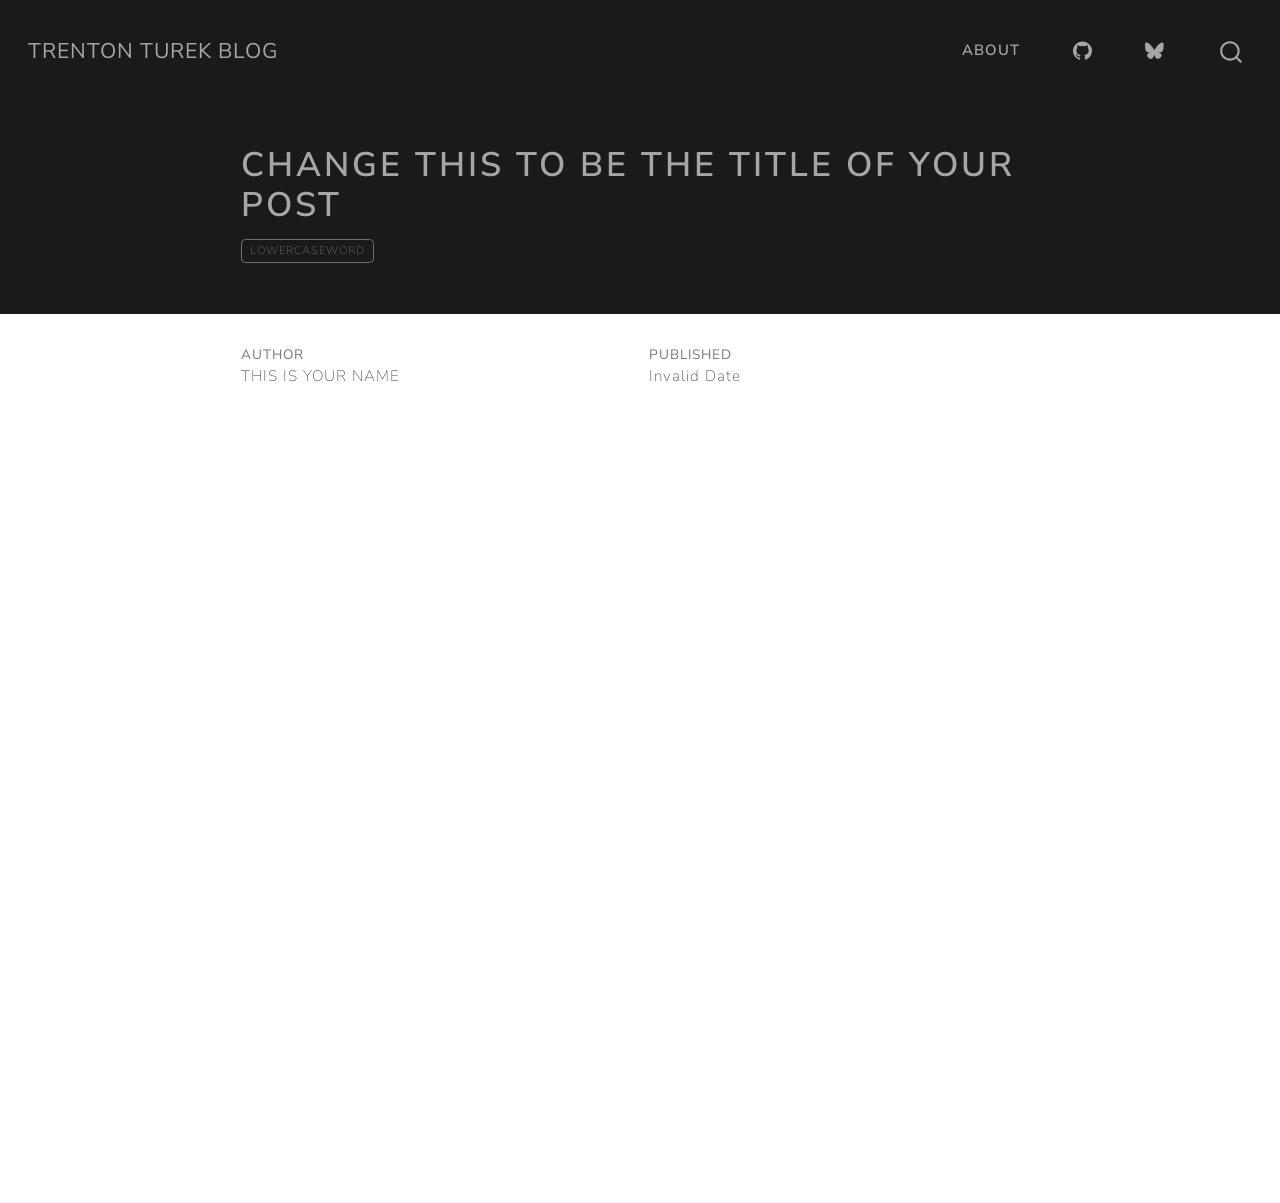
<file: posts/was-umass-uass/index.html>
<!DOCTYPE html>
<html xmlns="http://www.w3.org/1999/xhtml" lang="en" xml:lang="en"><head>

<meta charset="utf-8">
<meta name="generator" content="quarto-1.11.9">

<meta name="viewport" content="width=device-width, initial-scale=1.0, user-scalable=yes">

<meta name="author" content="THIS IS YOUR NAME">

<title>CHANGE THIS TO BE THE TITLE OF YOUR POST – Trenton Turek Blog</title>
<style>
/* Default styles provided by pandoc.
** See https://pandoc.org/MANUAL.html#variables-for-html for config info.
*/
span.smallcaps{font-variant: small-caps;}
div.columns{display: flex; gap: 1.5em;}
div.column{flex: auto;}
@media screen {
div.columns{gap: min(4vw, 1.5em);}
div.column{overflow-x: auto;}
}
div.hanging-indent{margin-left: 1.5em; text-indent: -1.5em;}
ul.task-list{list-style: none;}
ul.task-list li input[type="checkbox"] {
  width: 0.8em;
  margin: 0 0.8em 0.2em -1em; /* quarto-specific, see https://github.com/quarto-dev/quarto-cli/issues/4556 */ 
  vertical-align: middle;
}
</style>


<script src="../../site_libs/quarto-nav/quarto-nav.js"></script>
<script src="../../site_libs/quarto-nav/headroom.min.js"></script>
<script src="../../site_libs/clipboard/clipboard.min.js"></script>
<script src="../../site_libs/quarto-search/autocomplete.umd.js"></script>
<script src="../../site_libs/quarto-search/fuse.min.js"></script>
<script src="../../site_libs/quarto-search/quarto-search.js"></script>
<meta name="quarto:offset" content="../../">
<script src="../../site_libs/quarto-html/quarto.js" type="module"></script>
<script src="../../site_libs/quarto-html/tabsets/tabsets.js" type="module"></script>
<script src="../../site_libs/quarto-html/scrollable-regions/scrollable-regions.js" type="module"></script>
<script src="../../site_libs/quarto-html/popper.min.js"></script>
<script src="../../site_libs/quarto-html/tippy.umd.min.js"></script>
<script src="../../site_libs/quarto-html/anchor.min.js"></script>
<link href="../../site_libs/quarto-html/tippy.css" rel="stylesheet">
<link href="../../site_libs/quarto-html/quarto-syntax-highlighting-63b5708e65d6cd79cd7618c58d0c21e7.css" rel="stylesheet" id="quarto-text-highlighting-styles">
<script src="../../site_libs/bootstrap/bootstrap.min.js"></script>
<link href="../../site_libs/bootstrap/bootstrap-icons.css" rel="stylesheet">
<link href="../../site_libs/bootstrap/bootstrap-82cbd601586de768cd45e35580f1d19c.min.css" rel="stylesheet" append-hash="true" id="quarto-bootstrap" data-mode="light">
<script id="quarto-search-options" type="application/json">{
  "location": "navbar",
  "copy-button": false,
  "collapse-after": 3,
  "panel-placement": "end",
  "type": "overlay",
  "limit": 50,
  "keyboard-shortcut": [
    "f",
    "/",
    "s"
  ],
  "show-item-context": false,
  "language": {
    "search-no-results-text": "No results",
    "search-matching-documents-text": "matching documents",
    "search-copy-link-title": "Copy link to search",
    "search-hide-matches-text": "Hide additional matches",
    "search-more-match-text": "more match in this document",
    "search-more-matches-text": "more matches in this document",
    "search-clear-button-title": "Clear",
    "search-text-placeholder": "",
    "search-detached-cancel-button-title": "Cancel",
    "search-submit-button-title": "Submit",
    "search-label": "Search"
  }
}</script>


<link rel="stylesheet" href="../../styles.css">
</head>

<body class="nav-fixed fullcontent quarto-light"><a id="quarto-skip-link" class="visually-hidden-focusable" href="#quarto-document-content">Skip to main content</a>

<div id="quarto-search-results"></div>
  <header id="quarto-header" class="headroom fixed-top quarto-banner">
    <nav class="navbar navbar-expand-lg " data-bs-theme="dark" aria-label="Site">
      <div class="navbar-container container-fluid">
      <div class="navbar-brand-container mx-auto">
    <a class="navbar-brand" href="../../index.html">
    <span class="navbar-title">Trenton Turek Blog</span>
    </a>
  </div>
          <button class="navbar-toggler" type="button" data-bs-toggle="collapse" data-bs-target="#navbarCollapse" aria-controls="navbarCollapse" aria-expanded="false" aria-label="Toggle navigation" onclick="if (window.quartoToggleHeadroom) { window.quartoToggleHeadroom(); }">
  <span class="navbar-toggler-icon"></span>
</button>
          <div class="collapse navbar-collapse" id="navbarCollapse">
            <ul class="navbar-nav navbar-nav-scroll ms-auto">
  <li class="nav-item">
    <a class="nav-link" href="../../about.html"> 
<span class="menu-text">About</span></a>
  </li>  
  <li class="nav-item compact">
    <a class="nav-link" href="https://github.com/"> <i class="bi bi-github" role="img">
</i> 
<span class="menu-text"></span></a>
  </li>  
  <li class="nav-item compact">
    <a class="nav-link" href="https://bsky.app/"> <i class="bi bi-bluesky" role="img">
</i> 
<span class="menu-text"></span></a>
  </li>  
</ul>
          </div> <!-- /navcollapse -->
            <div class="quarto-navbar-tools">
</div>
            <div id="quarto-search" class="" title="Search"></div>
      </div> <!-- /container-fluid -->
    </nav>
</header>
<!-- content -->
<header id="title-block-header" class="quarto-title-block default page-columns page-full">
  <div class="quarto-title-banner page-columns page-full">
    <div class="quarto-title column-body">
      <h1 class="title">CHANGE THIS TO BE THE TITLE OF YOUR POST</h1>
                                <div class="quarto-categories">
                <div class="quarto-category">lowercaseword</div>
              </div>
                  </div>
  </div>
    
  
  <div class="quarto-title-meta">

      <div>
      <div class="quarto-title-meta-heading">Author</div>
      <div class="quarto-title-meta-contents">
               <p>THIS IS YOUR NAME </p>
            </div>
    </div>
      
      <div>
      <div class="quarto-title-meta-heading">Published</div>
      <div class="quarto-title-meta-contents">
        <p class="date">Invalid Date</p>
      </div>
    </div>
    
      
    </div>
    
  
  </header><div id="quarto-content" class="quarto-container page-columns page-rows-contents page-layout-article page-navbar">
<!-- sidebar -->
<!-- margin-sidebar -->
    
<!-- main -->
<main class="content quarto-banner-title-block" id="quarto-document-content" tabindex="-1">








</main> <!-- /main -->
<script id="quarto-html-after-body" type="application/javascript">
  window.document.addEventListener("DOMContentLoaded", function (event) {
    const icon = "";
    const anchorJS = new window.AnchorJS();
    anchorJS.options = {
      placement: 'right',
      icon: icon
    };
    anchorJS.add('.anchored');
    const isCodeAnnotation = (el) => {
      for (const clz of el.classList) {
        if (clz.startsWith('code-annotation-')) {                     
          return true;
        }
      }
      return false;
    }
    const onCopySuccess = function(e) {
      // button target
      const button = e.trigger;
      // don't keep focus
      button.blur();
      // flash "checked"
      button.classList.add('code-copy-button-checked');
      var currentTitle = button.getAttribute("title");
      button.setAttribute("title", "Copied!");
      let tooltip;
      if (window.bootstrap) {
        button.setAttribute("data-bs-toggle", "tooltip");
        button.setAttribute("data-bs-placement", "left");
        button.setAttribute("data-bs-title", "Copied!");
        tooltip = new bootstrap.Tooltip(button, 
          { trigger: "manual", 
            customClass: "code-copy-button-tooltip",
            offset: [0, -8]});
        tooltip.show();    
      }
      setTimeout(function() {
        if (tooltip) {
          tooltip.hide();
          button.removeAttribute("data-bs-title");
          button.removeAttribute("data-bs-toggle");
          button.removeAttribute("data-bs-placement");
        }
        button.setAttribute("title", currentTitle);
        button.classList.remove('code-copy-button-checked');
      }, 1000);
      // clear code selection
      e.clearSelection();
    }
    const getTextToCopy = function(trigger) {
      const outerScaffold = trigger.parentElement.cloneNode(true);
      const codeEl = outerScaffold.querySelector('code');
      for (const childEl of codeEl.children) {
        if (isCodeAnnotation(childEl)) {
          childEl.remove();
        }
      }
      return codeEl.innerText;
    }
    const clipboard = new window.ClipboardJS('.code-copy-button:not([data-in-quarto-modal])', {
      text: getTextToCopy
    });
    clipboard.on('success', onCopySuccess);
    if (window.document.getElementById('quarto-embedded-source-code-modal')) {
      const clipboardModal = new window.ClipboardJS('.code-copy-button[data-in-quarto-modal]', {
        text: getTextToCopy,
        container: window.document.getElementById('quarto-embedded-source-code-modal')
      });
      clipboardModal.on('success', onCopySuccess);
    }
      var localhostRegex = new RegExp(/^(?:http|https):\/\/localhost\:?[0-9]*\//);
      var mailtoRegex = new RegExp(/^mailto:/);
        var filterRegex = new RegExp("https:\/\/your-website-url\.example\.com");
      var isInternal = (href) => {
          return filterRegex.test(href) || localhostRegex.test(href) || mailtoRegex.test(href);
      }
      // Inspect non-navigation links and adorn them if external
      window.quartoDecorateExternalLinks = function (root) {
     var links = (root || window.document).querySelectorAll('a[href]:not(.nav-link):not(.navbar-brand):not(.toc-action):not(.sidebar-link):not(.sidebar-item-toggle):not(.pagination-link):not(.no-external):not([aria-hidden]):not(.dropdown-item):not(.quarto-navigation-tool):not(.about-link)');
      for (var i=0; i<links.length; i++) {
        const link = links[i];
        if (!isInternal(link.href)) {
          // undo the damage that might have been done by quarto-nav.js in the case of
          // links that we want to consider external
          if (link.dataset.originalHref !== undefined) {
            link.href = link.dataset.originalHref;
          }
          if (!link.classList.contains('no-external-icon')) {
          }
        }
      }
      };
      window.quartoDecorateExternalLinks(window.document);
    // Esc closes the popup (WCAG 1.4.13) and focus leaving both trigger and
    // popup closes it (WCAG 2.4.11); tippy handles neither for interactive popups.
    const hideOnEscAndFocusOut = {
      name: 'hideOnEscAndFocusOut',
      defaultValue: true,
      fn(instance) {
        const dismiss = () => {
          // A show scheduled by the trigger delay would otherwise reopen it
          instance.clearDelayTimeouts();
          instance.hide();
        };
        const onKeyDown = (event) => {
          if (event.key !== 'Escape') {
            return;
          }
          // Keep Esc from also reaching page handlers (e.g. reveal.js overview),
          // except an open reveal.js slide menu, which Esc should close too.
          // The menu handles keys only when its keyboard option is on.
          const menuHandlesEsc = window.Reveal?.getPlugin?.('menu')?.isOpen() &&
            window.Reveal.getConfig().menu?.keyboard !== false;
          if (!menuHandlesEsc) {
            event.stopPropagation();
          }
          if (instance.popper.contains(window.document.activeElement)) {
            // Disabled while refocusing so the focus trigger does not reopen it
            instance.disable();
            instance.reference.focus();
            instance.enable();
          }
          dismiss();
        };
        const onFocusOut = (event) => {
          const target = event.relatedTarget;
          if (target && !instance.reference.contains(target) &&
              !instance.popper.contains(target)) {
            dismiss();
          }
        };
        // On the trigger too: a click trigger (code-annotations: select) has no
        // blur handling. Attached for the instance's lifetime so leaving the
        // trigger also cancels a show still pending on the trigger delay.
        instance.reference.addEventListener('focusout', onFocusOut);
        return {
          onShow() {
            window.document.addEventListener('keydown', onKeyDown, true);
            instance.popper.addEventListener('focusout', onFocusOut);
          },
          onHide() {
            window.document.removeEventListener('keydown', onKeyDown, true);
            instance.popper.removeEventListener('focusout', onFocusOut);
          },
          onDestroy() {
            instance.reference.removeEventListener('focusout', onFocusOut);
          },
        };
      },
    };
    function tippyHover(el, contentFn, onTriggerFn, onUntriggerFn) {
      const config = {
        allowHTML: true,
        maxWidth: 500,
        delay: 100,
        arrow: false,
        appendTo: function(el) {
            return el.parentElement;
        },
        interactive: true,
        interactiveBorder: 10,
        theme: 'quarto',
        placement: 'bottom-start',
        plugins: [hideOnEscAndFocusOut],
      };
      if (contentFn) {
        config.content = contentFn;
      }
      if (onTriggerFn) {
        config.onTrigger = onTriggerFn;
      }
      if (onUntriggerFn) {
        config.onUntrigger = onUntriggerFn;
      }
      window.tippy(el, config); 
    }
    const noterefs = window.document.querySelectorAll('a[role="doc-noteref"]');
    for (var i=0; i<noterefs.length; i++) {
      const ref = noterefs[i];
      tippyHover(ref, function() {
        // use id or data attribute instead here
        let href = ref.getAttribute('data-footnote-href') || ref.getAttribute('href');
        try { href = new URL(href).hash; } catch {}
        const id = href.replace(/^#\/?/, "");
        const note = window.document.getElementById(id);
        if (note) {
          return note.innerHTML;
        } else {
          return "";
        }
      });
    }
    const xrefs = window.document.querySelectorAll('a.quarto-xref');
    const processXRef = (id, note) => {
      // Strip column container classes
      const stripColumnClz = (el) => {
        el.classList.remove("page-full", "page-columns");
        if (el.children) {
          for (const child of el.children) {
            stripColumnClz(child);
          }
        }
      }
      stripColumnClz(note)
      if (id === null || id.startsWith('sec-')) {
        // Special case sections, only their first couple elements
        const container = document.createElement("div");
        if (note.children && note.children.length > 2) {
          container.appendChild(note.children[0].cloneNode(true));
          for (let i = 1; i < note.children.length; i++) {
            const child = note.children[i];
            if (child.tagName === "P" && child.innerText === "") {
              continue;
            } else {
              container.appendChild(child.cloneNode(true));
              break;
            }
          }
          if (window.Quarto?.typesetMath) {
            window.Quarto.typesetMath(container);
          }
          return container.innerHTML
        } else {
          if (window.Quarto?.typesetMath) {
            window.Quarto.typesetMath(note);
          }
          return note.innerHTML;
        }
      } else {
        // Remove any anchor links if they are present
        const anchorLink = note.querySelector('a.anchorjs-link');
        if (anchorLink) {
          anchorLink.remove();
        }
        if (window.Quarto?.typesetMath) {
          window.Quarto.typesetMath(note);
        }
        if (note.classList.contains("callout")) {
          return note.outerHTML;
        } else {
          return note.innerHTML;
        }
      }
    }
    for (var i=0; i<xrefs.length; i++) {
      const xref = xrefs[i];
      tippyHover(xref, undefined, function(instance) {
        instance.disable();
        let url = xref.getAttribute('href');
        let hash = undefined; 
        if (url.startsWith('#')) {
          hash = url;
        } else {
          try { hash = new URL(url).hash; } catch {}
        }
        if (hash) {
          const id = hash.replace(/^#\/?/, "");
          const note = window.document.getElementById(id);
          if (note !== null) {
            try {
              const html = processXRef(id, note.cloneNode(true));
              instance.setContent(html);
            } finally {
              instance.enable();
              instance.show();
            }
          } else {
            // See if we can fetch this
            fetch(url.split('#')[0])
            .then(res => res.text())
            .then(html => {
              const parser = new DOMParser();
              const htmlDoc = parser.parseFromString(html, "text/html");
              const note = htmlDoc.getElementById(id);
              if (note !== null) {
                const html = processXRef(id, note);
                instance.setContent(html);
              } 
            }).finally(() => {
              instance.enable();
              instance.show();
            });
          }
        } else {
          // See if we can fetch a full url (with no hash to target)
          // This is a special case and we should probably do some content thinning / targeting
          fetch(url)
          .then(res => res.text())
          .then(html => {
            const parser = new DOMParser();
            const htmlDoc = parser.parseFromString(html, "text/html");
            const note = htmlDoc.querySelector('main.content');
            if (note !== null) {
              // This should only happen for chapter cross references
              // (since there is no id in the URL)
              // remove the first header
              if (note.children.length > 0 && note.children[0].tagName === "HEADER") {
                note.children[0].remove();
              }
              const html = processXRef(null, note);
              instance.setContent(html);
            } 
          }).finally(() => {
            instance.enable();
            instance.show();
          });
        }
      }, function(instance) {
      });
    }
        let selectedAnnoteEl;
        const selectorForAnnotation = ( cell, annotation) => {
          let cellAttr = 'data-code-cell="' + cell + '"';
          let lineAttr = 'data-code-annotation="' +  annotation + '"';
          const selector = 'span[' + cellAttr + '][' + lineAttr + ']';
          return selector;
        }
        const selectCodeLines = (annoteEl) => {
          const doc = window.document;
          const targetCell = annoteEl.getAttribute("data-target-cell");
          const targetAnnotation = annoteEl.getAttribute("data-target-annotation");
          const annoteSpan = window.document.querySelector(selectorForAnnotation(targetCell, targetAnnotation));
          const lines = annoteSpan.getAttribute("data-code-lines").split(",");
          const lineIds = lines.map((line) => {
            return targetCell + "-" + line;
          })
          // Each band is positioned against its own containing block, which is
          // not the offsetParent of the lines, so place it from client rects.
          const placeBand = (band, firstEl, lastEl, codeBlock) => {
            const container = band.offsetParent;
            if (container === null) {
              return;
            }
            const containerRect = container.getBoundingClientRect();
            // Reveal.js scales slides with a transform, so convert client
            // pixels back to the CSS pixels of the container.
            const scale = containerRect.height / container.offsetHeight || 1;
            const firstRect = firstEl.getBoundingClientRect();
            const lastRect = lastEl.getBoundingClientRect();
            const top = (firstRect.top - containerRect.top) / scale - container.clientTop + container.scrollTop;
            const height = (lastRect.bottom - firstRect.top) / scale;
            band.style.top = top - 2 + "px";
            band.style.height = height + 4 + "px";
            if (codeBlock) {
              // Without the copy button wrapper, the containing block is wider
              // than the code block, so span the code block explicitly.
              const blockRect = codeBlock.getBoundingClientRect();
              band.style.left = (blockRect.left - containerRect.left) / scale - container.clientLeft + container.scrollLeft + "px";
              band.style.width = blockRect.width / scale + "px";
            }
          };
          if (lineIds.length > 0) {
            const el = window.document.getElementById(lineIds[0]);
            const lastEl = window.document.getElementById(lineIds[lineIds.length - 1]);
            const parent = el.parentElement.parentElement;
            // cook up a div (if necessary) and position it
            let div = window.document.getElementById("code-annotation-line-highlight");
            if (div === null) {
              div = window.document.createElement("div");
              div.setAttribute("id", "code-annotation-line-highlight");
              div.style.position = 'absolute';
              parent.appendChild(div);
            }
            placeBand(div, el, lastEl, parent.closest("div.sourceCode") || parent);
            let gutterDiv = window.document.getElementById("code-annotation-line-highlight-gutter");
            if (gutterDiv === null) {
              gutterDiv = window.document.createElement("div");
              gutterDiv.setAttribute("id", "code-annotation-line-highlight-gutter");
              gutterDiv.style.position = 'absolute';
              const codeCell = window.document.getElementById(targetCell);
              const gutter = codeCell.querySelector('.code-annotation-gutter');
              gutter.appendChild(gutterDiv);
            }
            placeBand(gutterDiv, el, lastEl);
            selectedAnnoteEl = annoteEl;
          }
        };
        const unselectCodeLines = () => {
          const elementsIds = ["code-annotation-line-highlight", "code-annotation-line-highlight-gutter"];
          elementsIds.forEach((elId) => {
            const div = window.document.getElementById(elId);
            if (div) {
              div.remove();
            }
          });
          selectedAnnoteEl = undefined;
        };
          // Handle positioning of the toggle
      window.addEventListener(
        "resize",
        throttle(() => {
          elRect = undefined;
          if (selectedAnnoteEl) {
            selectCodeLines(selectedAnnoteEl);
          }
        }, 10)
      );
      function throttle(fn, ms) {
      let throttle = false;
      let timer;
        return (...args) => {
          if(!throttle) { // first call gets through
              fn.apply(this, args);
              throttle = true;
          } else { // all the others get throttled
              if(timer) clearTimeout(timer); // cancel #2
              timer = setTimeout(() => {
                fn.apply(this, args);
                timer = throttle = false;
              }, ms);
          }
        };
      }
        // Attach click handler to the DT
        const annoteDls = window.document.querySelectorAll('dt[data-target-cell]');
        for (const annoteDlNode of annoteDls) {
          annoteDlNode.addEventListener('click', (event) => {
            const clickedEl = event.target;
            if (clickedEl !== selectedAnnoteEl) {
              unselectCodeLines();
              const activeEl = window.document.querySelector('dt[data-target-cell].code-annotation-active');
              if (activeEl) {
                activeEl.classList.remove('code-annotation-active');
              }
              selectCodeLines(clickedEl);
              clickedEl.classList.add('code-annotation-active');
            } else {
              // Unselect the line
              unselectCodeLines();
              clickedEl.classList.remove('code-annotation-active');
            }
          });
        }
    const findCites = (el) => {
      const parentEl = el.parentElement;
      if (parentEl) {
        const cites = parentEl.dataset.cites;
        if (cites) {
          return {
            el,
            cites: cites.split(' ')
          };
        } else {
          return findCites(el.parentElement)
        }
      } else {
        return undefined;
      }
    };
    var bibliorefs = window.document.querySelectorAll('a[role="doc-biblioref"]');
    for (var i=0; i<bibliorefs.length; i++) {
      const ref = bibliorefs[i];
      const citeInfo = findCites(ref);
      if (citeInfo) {
        tippyHover(citeInfo.el, function() {
          var popup = window.document.createElement('div');
          citeInfo.cites.forEach(function(cite) {
            var citeDiv = window.document.createElement('div');
            citeDiv.classList.add('hanging-indent');
            citeDiv.classList.add('csl-entry');
            var biblioDiv = window.document.getElementById('ref-' + cite);
            if (biblioDiv) {
              citeDiv.innerHTML = biblioDiv.innerHTML;
            }
            popup.appendChild(citeDiv);
          });
          return popup.innerHTML;
        });
      }
    }
  });
  </script>
  <script type="application/javascript">
  window.quartoScrollableRegionsLabels = {"code":"Scrollable code","output":"Scrollable output"};
  </script>
</div> <!-- /content -->




</body></html>
</file>
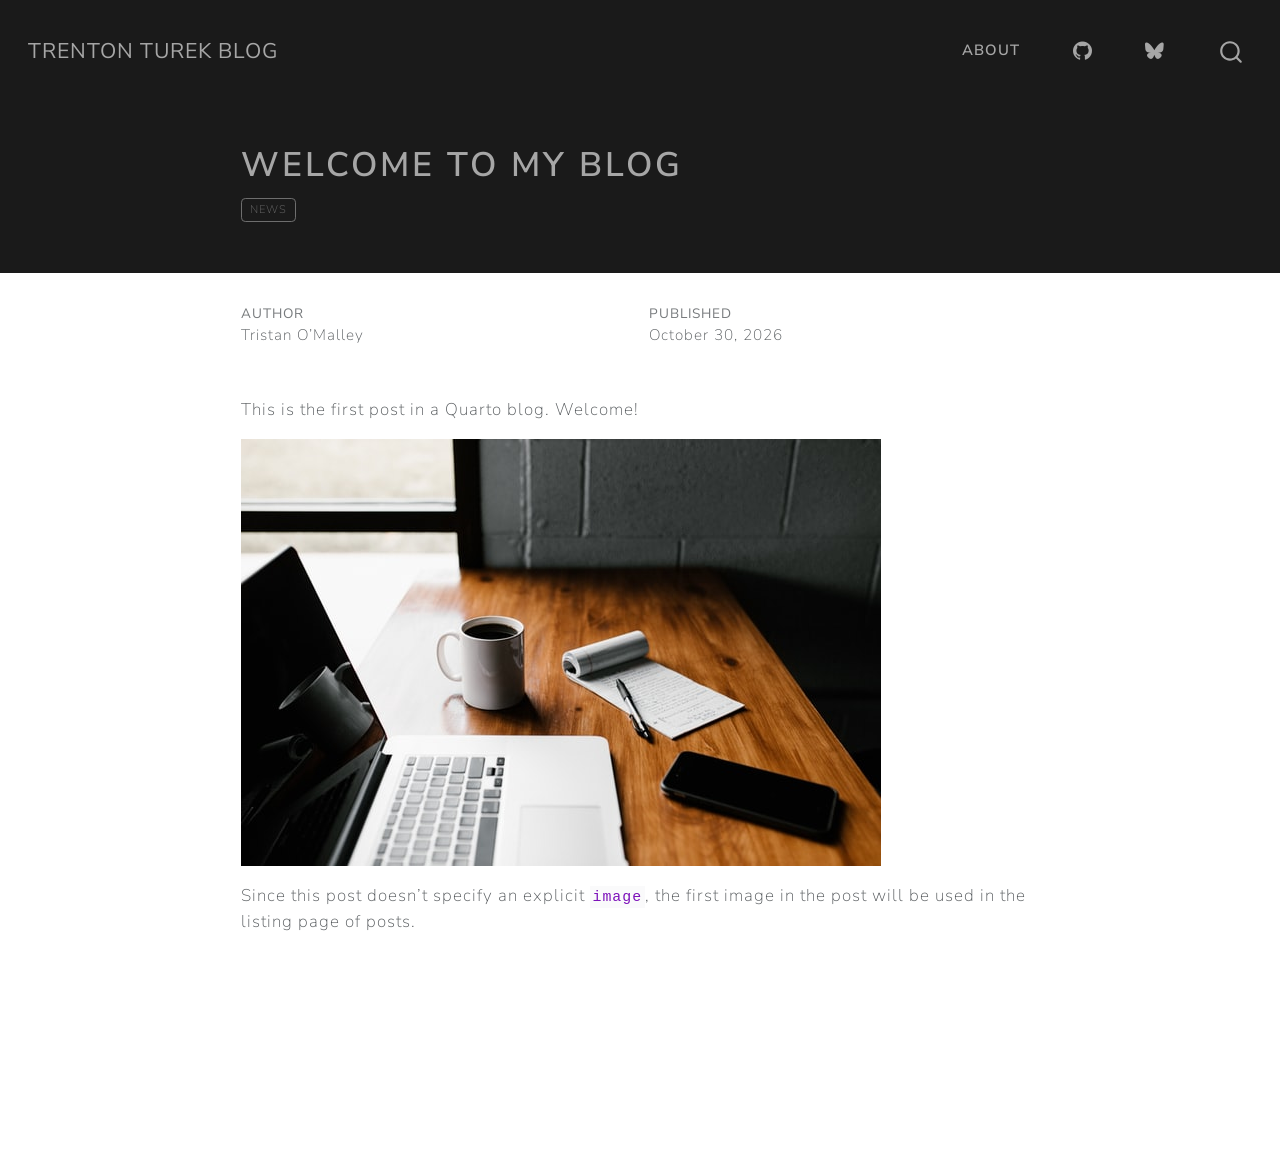
<file: posts/welcome/index.html>
<!DOCTYPE html>
<html xmlns="http://www.w3.org/1999/xhtml" lang="en" xml:lang="en"><head>

<meta charset="utf-8">
<meta name="generator" content="quarto-1.11.9">

<meta name="viewport" content="width=device-width, initial-scale=1.0, user-scalable=yes">

<meta name="author" content="Tristan O’Malley">
<meta name="dcterms.date" content="2026-10-30">

<title>Welcome To My Blog – Trenton Turek Blog</title>
<style>
/* Default styles provided by pandoc.
** See https://pandoc.org/MANUAL.html#variables-for-html for config info.
*/
span.smallcaps{font-variant: small-caps;}
div.columns{display: flex; gap: 1.5em;}
div.column{flex: auto;}
@media screen {
div.columns{gap: min(4vw, 1.5em);}
div.column{overflow-x: auto;}
}
div.hanging-indent{margin-left: 1.5em; text-indent: -1.5em;}
ul.task-list{list-style: none;}
ul.task-list li input[type="checkbox"] {
  width: 0.8em;
  margin: 0 0.8em 0.2em -1em; /* quarto-specific, see https://github.com/quarto-dev/quarto-cli/issues/4556 */ 
  vertical-align: middle;
}
</style>


<script src="../../site_libs/quarto-nav/quarto-nav.js"></script>
<script src="../../site_libs/quarto-nav/headroom.min.js"></script>
<script src="../../site_libs/clipboard/clipboard.min.js"></script>
<script src="../../site_libs/quarto-search/autocomplete.umd.js"></script>
<script src="../../site_libs/quarto-search/fuse.min.js"></script>
<script src="../../site_libs/quarto-search/quarto-search.js"></script>
<meta name="quarto:offset" content="../../">
<script src="../../site_libs/quarto-html/quarto.js" type="module"></script>
<script src="../../site_libs/quarto-html/tabsets/tabsets.js" type="module"></script>
<script src="../../site_libs/quarto-html/scrollable-regions/scrollable-regions.js" type="module"></script>
<script src="../../site_libs/quarto-html/popper.min.js"></script>
<script src="../../site_libs/quarto-html/tippy.umd.min.js"></script>
<script src="../../site_libs/quarto-html/anchor.min.js"></script>
<link href="../../site_libs/quarto-html/tippy.css" rel="stylesheet">
<link href="../../site_libs/quarto-html/quarto-syntax-highlighting-63b5708e65d6cd79cd7618c58d0c21e7.css" rel="stylesheet" id="quarto-text-highlighting-styles">
<script src="../../site_libs/bootstrap/bootstrap.min.js"></script>
<link href="../../site_libs/bootstrap/bootstrap-icons.css" rel="stylesheet">
<link href="../../site_libs/bootstrap/bootstrap-82cbd601586de768cd45e35580f1d19c.min.css" rel="stylesheet" append-hash="true" id="quarto-bootstrap" data-mode="light">
<script id="quarto-search-options" type="application/json">{
  "location": "navbar",
  "copy-button": false,
  "collapse-after": 3,
  "panel-placement": "end",
  "type": "overlay",
  "limit": 50,
  "keyboard-shortcut": [
    "f",
    "/",
    "s"
  ],
  "show-item-context": false,
  "language": {
    "search-no-results-text": "No results",
    "search-matching-documents-text": "matching documents",
    "search-copy-link-title": "Copy link to search",
    "search-hide-matches-text": "Hide additional matches",
    "search-more-match-text": "more match in this document",
    "search-more-matches-text": "more matches in this document",
    "search-clear-button-title": "Clear",
    "search-text-placeholder": "",
    "search-detached-cancel-button-title": "Cancel",
    "search-submit-button-title": "Submit",
    "search-label": "Search"
  }
}</script>


<link rel="stylesheet" href="../../styles.css">
</head>

<body class="nav-fixed fullcontent quarto-light"><a id="quarto-skip-link" class="visually-hidden-focusable" href="#quarto-document-content">Skip to main content</a>

<div id="quarto-search-results"></div>
  <header id="quarto-header" class="headroom fixed-top quarto-banner">
    <nav class="navbar navbar-expand-lg " data-bs-theme="dark" aria-label="Site">
      <div class="navbar-container container-fluid">
      <div class="navbar-brand-container mx-auto">
    <a class="navbar-brand" href="../../index.html">
    <span class="navbar-title">Trenton Turek Blog</span>
    </a>
  </div>
          <button class="navbar-toggler" type="button" data-bs-toggle="collapse" data-bs-target="#navbarCollapse" aria-controls="navbarCollapse" aria-expanded="false" aria-label="Toggle navigation" onclick="if (window.quartoToggleHeadroom) { window.quartoToggleHeadroom(); }">
  <span class="navbar-toggler-icon"></span>
</button>
          <div class="collapse navbar-collapse" id="navbarCollapse">
            <ul class="navbar-nav navbar-nav-scroll ms-auto">
  <li class="nav-item">
    <a class="nav-link" href="../../about.html"> 
<span class="menu-text">About</span></a>
  </li>  
  <li class="nav-item compact">
    <a class="nav-link" href="https://github.com/"> <i class="bi bi-github" role="img">
</i> 
<span class="menu-text"></span></a>
  </li>  
  <li class="nav-item compact">
    <a class="nav-link" href="https://bsky.app/"> <i class="bi bi-bluesky" role="img">
</i> 
<span class="menu-text"></span></a>
  </li>  
</ul>
          </div> <!-- /navcollapse -->
            <div class="quarto-navbar-tools">
</div>
            <div id="quarto-search" class="" title="Search"></div>
      </div> <!-- /container-fluid -->
    </nav>
</header>
<!-- content -->
<header id="title-block-header" class="quarto-title-block default page-columns page-full">
  <div class="quarto-title-banner page-columns page-full">
    <div class="quarto-title column-body">
      <h1 class="title">Welcome To My Blog</h1>
                                <div class="quarto-categories">
                <div class="quarto-category">news</div>
              </div>
                  </div>
  </div>
    
  
  <div class="quarto-title-meta">

      <div>
      <div class="quarto-title-meta-heading">Author</div>
      <div class="quarto-title-meta-contents">
               <p>Tristan O’Malley </p>
            </div>
    </div>
      
      <div>
      <div class="quarto-title-meta-heading">Published</div>
      <div class="quarto-title-meta-contents">
        <p class="date">October 30, 2026</p>
      </div>
    </div>
    
      
    </div>
    
  
  </header><div id="quarto-content" class="quarto-container page-columns page-rows-contents page-layout-article page-navbar">
<!-- sidebar -->
<!-- margin-sidebar -->
    
<!-- main -->
<main class="content quarto-banner-title-block" id="quarto-document-content" tabindex="-1">





<p>This is the first post in a Quarto blog. Welcome!</p>
<p><img src="thumbnail.jpg" class="img-fluid"></p>
<p>Since this post doesn’t specify an explicit <code>image</code>, the first image in the post will be used in the listing page of posts.</p>



</main> <!-- /main -->
<script id="quarto-html-after-body" type="application/javascript">
  window.document.addEventListener("DOMContentLoaded", function (event) {
    const icon = "";
    const anchorJS = new window.AnchorJS();
    anchorJS.options = {
      placement: 'right',
      icon: icon
    };
    anchorJS.add('.anchored');
    const isCodeAnnotation = (el) => {
      for (const clz of el.classList) {
        if (clz.startsWith('code-annotation-')) {                     
          return true;
        }
      }
      return false;
    }
    const onCopySuccess = function(e) {
      // button target
      const button = e.trigger;
      // don't keep focus
      button.blur();
      // flash "checked"
      button.classList.add('code-copy-button-checked');
      var currentTitle = button.getAttribute("title");
      button.setAttribute("title", "Copied!");
      let tooltip;
      if (window.bootstrap) {
        button.setAttribute("data-bs-toggle", "tooltip");
        button.setAttribute("data-bs-placement", "left");
        button.setAttribute("data-bs-title", "Copied!");
        tooltip = new bootstrap.Tooltip(button, 
          { trigger: "manual", 
            customClass: "code-copy-button-tooltip",
            offset: [0, -8]});
        tooltip.show();    
      }
      setTimeout(function() {
        if (tooltip) {
          tooltip.hide();
          button.removeAttribute("data-bs-title");
          button.removeAttribute("data-bs-toggle");
          button.removeAttribute("data-bs-placement");
        }
        button.setAttribute("title", currentTitle);
        button.classList.remove('code-copy-button-checked');
      }, 1000);
      // clear code selection
      e.clearSelection();
    }
    const getTextToCopy = function(trigger) {
      const outerScaffold = trigger.parentElement.cloneNode(true);
      const codeEl = outerScaffold.querySelector('code');
      for (const childEl of codeEl.children) {
        if (isCodeAnnotation(childEl)) {
          childEl.remove();
        }
      }
      return codeEl.innerText;
    }
    const clipboard = new window.ClipboardJS('.code-copy-button:not([data-in-quarto-modal])', {
      text: getTextToCopy
    });
    clipboard.on('success', onCopySuccess);
    if (window.document.getElementById('quarto-embedded-source-code-modal')) {
      const clipboardModal = new window.ClipboardJS('.code-copy-button[data-in-quarto-modal]', {
        text: getTextToCopy,
        container: window.document.getElementById('quarto-embedded-source-code-modal')
      });
      clipboardModal.on('success', onCopySuccess);
    }
      var localhostRegex = new RegExp(/^(?:http|https):\/\/localhost\:?[0-9]*\//);
      var mailtoRegex = new RegExp(/^mailto:/);
        var filterRegex = new RegExp("https:\/\/your-website-url\.example\.com");
      var isInternal = (href) => {
          return filterRegex.test(href) || localhostRegex.test(href) || mailtoRegex.test(href);
      }
      // Inspect non-navigation links and adorn them if external
      window.quartoDecorateExternalLinks = function (root) {
     var links = (root || window.document).querySelectorAll('a[href]:not(.nav-link):not(.navbar-brand):not(.toc-action):not(.sidebar-link):not(.sidebar-item-toggle):not(.pagination-link):not(.no-external):not([aria-hidden]):not(.dropdown-item):not(.quarto-navigation-tool):not(.about-link)');
      for (var i=0; i<links.length; i++) {
        const link = links[i];
        if (!isInternal(link.href)) {
          // undo the damage that might have been done by quarto-nav.js in the case of
          // links that we want to consider external
          if (link.dataset.originalHref !== undefined) {
            link.href = link.dataset.originalHref;
          }
          if (!link.classList.contains('no-external-icon')) {
          }
        }
      }
      };
      window.quartoDecorateExternalLinks(window.document);
    // Esc closes the popup (WCAG 1.4.13) and focus leaving both trigger and
    // popup closes it (WCAG 2.4.11); tippy handles neither for interactive popups.
    const hideOnEscAndFocusOut = {
      name: 'hideOnEscAndFocusOut',
      defaultValue: true,
      fn(instance) {
        const dismiss = () => {
          // A show scheduled by the trigger delay would otherwise reopen it
          instance.clearDelayTimeouts();
          instance.hide();
        };
        const onKeyDown = (event) => {
          if (event.key !== 'Escape') {
            return;
          }
          // Keep Esc from also reaching page handlers (e.g. reveal.js overview),
          // except an open reveal.js slide menu, which Esc should close too.
          // The menu handles keys only when its keyboard option is on.
          const menuHandlesEsc = window.Reveal?.getPlugin?.('menu')?.isOpen() &&
            window.Reveal.getConfig().menu?.keyboard !== false;
          if (!menuHandlesEsc) {
            event.stopPropagation();
          }
          if (instance.popper.contains(window.document.activeElement)) {
            // Disabled while refocusing so the focus trigger does not reopen it
            instance.disable();
            instance.reference.focus();
            instance.enable();
          }
          dismiss();
        };
        const onFocusOut = (event) => {
          const target = event.relatedTarget;
          if (target && !instance.reference.contains(target) &&
              !instance.popper.contains(target)) {
            dismiss();
          }
        };
        // On the trigger too: a click trigger (code-annotations: select) has no
        // blur handling. Attached for the instance's lifetime so leaving the
        // trigger also cancels a show still pending on the trigger delay.
        instance.reference.addEventListener('focusout', onFocusOut);
        return {
          onShow() {
            window.document.addEventListener('keydown', onKeyDown, true);
            instance.popper.addEventListener('focusout', onFocusOut);
          },
          onHide() {
            window.document.removeEventListener('keydown', onKeyDown, true);
            instance.popper.removeEventListener('focusout', onFocusOut);
          },
          onDestroy() {
            instance.reference.removeEventListener('focusout', onFocusOut);
          },
        };
      },
    };
    function tippyHover(el, contentFn, onTriggerFn, onUntriggerFn) {
      const config = {
        allowHTML: true,
        maxWidth: 500,
        delay: 100,
        arrow: false,
        appendTo: function(el) {
            return el.parentElement;
        },
        interactive: true,
        interactiveBorder: 10,
        theme: 'quarto',
        placement: 'bottom-start',
        plugins: [hideOnEscAndFocusOut],
      };
      if (contentFn) {
        config.content = contentFn;
      }
      if (onTriggerFn) {
        config.onTrigger = onTriggerFn;
      }
      if (onUntriggerFn) {
        config.onUntrigger = onUntriggerFn;
      }
      window.tippy(el, config); 
    }
    const noterefs = window.document.querySelectorAll('a[role="doc-noteref"]');
    for (var i=0; i<noterefs.length; i++) {
      const ref = noterefs[i];
      tippyHover(ref, function() {
        // use id or data attribute instead here
        let href = ref.getAttribute('data-footnote-href') || ref.getAttribute('href');
        try { href = new URL(href).hash; } catch {}
        const id = href.replace(/^#\/?/, "");
        const note = window.document.getElementById(id);
        if (note) {
          return note.innerHTML;
        } else {
          return "";
        }
      });
    }
    const xrefs = window.document.querySelectorAll('a.quarto-xref');
    const processXRef = (id, note) => {
      // Strip column container classes
      const stripColumnClz = (el) => {
        el.classList.remove("page-full", "page-columns");
        if (el.children) {
          for (const child of el.children) {
            stripColumnClz(child);
          }
        }
      }
      stripColumnClz(note)
      if (id === null || id.startsWith('sec-')) {
        // Special case sections, only their first couple elements
        const container = document.createElement("div");
        if (note.children && note.children.length > 2) {
          container.appendChild(note.children[0].cloneNode(true));
          for (let i = 1; i < note.children.length; i++) {
            const child = note.children[i];
            if (child.tagName === "P" && child.innerText === "") {
              continue;
            } else {
              container.appendChild(child.cloneNode(true));
              break;
            }
          }
          if (window.Quarto?.typesetMath) {
            window.Quarto.typesetMath(container);
          }
          return container.innerHTML
        } else {
          if (window.Quarto?.typesetMath) {
            window.Quarto.typesetMath(note);
          }
          return note.innerHTML;
        }
      } else {
        // Remove any anchor links if they are present
        const anchorLink = note.querySelector('a.anchorjs-link');
        if (anchorLink) {
          anchorLink.remove();
        }
        if (window.Quarto?.typesetMath) {
          window.Quarto.typesetMath(note);
        }
        if (note.classList.contains("callout")) {
          return note.outerHTML;
        } else {
          return note.innerHTML;
        }
      }
    }
    for (var i=0; i<xrefs.length; i++) {
      const xref = xrefs[i];
      tippyHover(xref, undefined, function(instance) {
        instance.disable();
        let url = xref.getAttribute('href');
        let hash = undefined; 
        if (url.startsWith('#')) {
          hash = url;
        } else {
          try { hash = new URL(url).hash; } catch {}
        }
        if (hash) {
          const id = hash.replace(/^#\/?/, "");
          const note = window.document.getElementById(id);
          if (note !== null) {
            try {
              const html = processXRef(id, note.cloneNode(true));
              instance.setContent(html);
            } finally {
              instance.enable();
              instance.show();
            }
          } else {
            // See if we can fetch this
            fetch(url.split('#')[0])
            .then(res => res.text())
            .then(html => {
              const parser = new DOMParser();
              const htmlDoc = parser.parseFromString(html, "text/html");
              const note = htmlDoc.getElementById(id);
              if (note !== null) {
                const html = processXRef(id, note);
                instance.setContent(html);
              } 
            }).finally(() => {
              instance.enable();
              instance.show();
            });
          }
        } else {
          // See if we can fetch a full url (with no hash to target)
          // This is a special case and we should probably do some content thinning / targeting
          fetch(url)
          .then(res => res.text())
          .then(html => {
            const parser = new DOMParser();
            const htmlDoc = parser.parseFromString(html, "text/html");
            const note = htmlDoc.querySelector('main.content');
            if (note !== null) {
              // This should only happen for chapter cross references
              // (since there is no id in the URL)
              // remove the first header
              if (note.children.length > 0 && note.children[0].tagName === "HEADER") {
                note.children[0].remove();
              }
              const html = processXRef(null, note);
              instance.setContent(html);
            } 
          }).finally(() => {
            instance.enable();
            instance.show();
          });
        }
      }, function(instance) {
      });
    }
        let selectedAnnoteEl;
        const selectorForAnnotation = ( cell, annotation) => {
          let cellAttr = 'data-code-cell="' + cell + '"';
          let lineAttr = 'data-code-annotation="' +  annotation + '"';
          const selector = 'span[' + cellAttr + '][' + lineAttr + ']';
          return selector;
        }
        const selectCodeLines = (annoteEl) => {
          const doc = window.document;
          const targetCell = annoteEl.getAttribute("data-target-cell");
          const targetAnnotation = annoteEl.getAttribute("data-target-annotation");
          const annoteSpan = window.document.querySelector(selectorForAnnotation(targetCell, targetAnnotation));
          const lines = annoteSpan.getAttribute("data-code-lines").split(",");
          const lineIds = lines.map((line) => {
            return targetCell + "-" + line;
          })
          // Each band is positioned against its own containing block, which is
          // not the offsetParent of the lines, so place it from client rects.
          const placeBand = (band, firstEl, lastEl, codeBlock) => {
            const container = band.offsetParent;
            if (container === null) {
              return;
            }
            const containerRect = container.getBoundingClientRect();
            // Reveal.js scales slides with a transform, so convert client
            // pixels back to the CSS pixels of the container.
            const scale = containerRect.height / container.offsetHeight || 1;
            const firstRect = firstEl.getBoundingClientRect();
            const lastRect = lastEl.getBoundingClientRect();
            const top = (firstRect.top - containerRect.top) / scale - container.clientTop + container.scrollTop;
            const height = (lastRect.bottom - firstRect.top) / scale;
            band.style.top = top - 2 + "px";
            band.style.height = height + 4 + "px";
            if (codeBlock) {
              // Without the copy button wrapper, the containing block is wider
              // than the code block, so span the code block explicitly.
              const blockRect = codeBlock.getBoundingClientRect();
              band.style.left = (blockRect.left - containerRect.left) / scale - container.clientLeft + container.scrollLeft + "px";
              band.style.width = blockRect.width / scale + "px";
            }
          };
          if (lineIds.length > 0) {
            const el = window.document.getElementById(lineIds[0]);
            const lastEl = window.document.getElementById(lineIds[lineIds.length - 1]);
            const parent = el.parentElement.parentElement;
            // cook up a div (if necessary) and position it
            let div = window.document.getElementById("code-annotation-line-highlight");
            if (div === null) {
              div = window.document.createElement("div");
              div.setAttribute("id", "code-annotation-line-highlight");
              div.style.position = 'absolute';
              parent.appendChild(div);
            }
            placeBand(div, el, lastEl, parent.closest("div.sourceCode") || parent);
            let gutterDiv = window.document.getElementById("code-annotation-line-highlight-gutter");
            if (gutterDiv === null) {
              gutterDiv = window.document.createElement("div");
              gutterDiv.setAttribute("id", "code-annotation-line-highlight-gutter");
              gutterDiv.style.position = 'absolute';
              const codeCell = window.document.getElementById(targetCell);
              const gutter = codeCell.querySelector('.code-annotation-gutter');
              gutter.appendChild(gutterDiv);
            }
            placeBand(gutterDiv, el, lastEl);
            selectedAnnoteEl = annoteEl;
          }
        };
        const unselectCodeLines = () => {
          const elementsIds = ["code-annotation-line-highlight", "code-annotation-line-highlight-gutter"];
          elementsIds.forEach((elId) => {
            const div = window.document.getElementById(elId);
            if (div) {
              div.remove();
            }
          });
          selectedAnnoteEl = undefined;
        };
          // Handle positioning of the toggle
      window.addEventListener(
        "resize",
        throttle(() => {
          elRect = undefined;
          if (selectedAnnoteEl) {
            selectCodeLines(selectedAnnoteEl);
          }
        }, 10)
      );
      function throttle(fn, ms) {
      let throttle = false;
      let timer;
        return (...args) => {
          if(!throttle) { // first call gets through
              fn.apply(this, args);
              throttle = true;
          } else { // all the others get throttled
              if(timer) clearTimeout(timer); // cancel #2
              timer = setTimeout(() => {
                fn.apply(this, args);
                timer = throttle = false;
              }, ms);
          }
        };
      }
        // Attach click handler to the DT
        const annoteDls = window.document.querySelectorAll('dt[data-target-cell]');
        for (const annoteDlNode of annoteDls) {
          annoteDlNode.addEventListener('click', (event) => {
            const clickedEl = event.target;
            if (clickedEl !== selectedAnnoteEl) {
              unselectCodeLines();
              const activeEl = window.document.querySelector('dt[data-target-cell].code-annotation-active');
              if (activeEl) {
                activeEl.classList.remove('code-annotation-active');
              }
              selectCodeLines(clickedEl);
              clickedEl.classList.add('code-annotation-active');
            } else {
              // Unselect the line
              unselectCodeLines();
              clickedEl.classList.remove('code-annotation-active');
            }
          });
        }
    const findCites = (el) => {
      const parentEl = el.parentElement;
      if (parentEl) {
        const cites = parentEl.dataset.cites;
        if (cites) {
          return {
            el,
            cites: cites.split(' ')
          };
        } else {
          return findCites(el.parentElement)
        }
      } else {
        return undefined;
      }
    };
    var bibliorefs = window.document.querySelectorAll('a[role="doc-biblioref"]');
    for (var i=0; i<bibliorefs.length; i++) {
      const ref = bibliorefs[i];
      const citeInfo = findCites(ref);
      if (citeInfo) {
        tippyHover(citeInfo.el, function() {
          var popup = window.document.createElement('div');
          citeInfo.cites.forEach(function(cite) {
            var citeDiv = window.document.createElement('div');
            citeDiv.classList.add('hanging-indent');
            citeDiv.classList.add('csl-entry');
            var biblioDiv = window.document.getElementById('ref-' + cite);
            if (biblioDiv) {
              citeDiv.innerHTML = biblioDiv.innerHTML;
            }
            popup.appendChild(citeDiv);
          });
          return popup.innerHTML;
        });
      }
    }
  });
  </script>
  <script type="application/javascript">
  window.quartoScrollableRegionsLabels = {"code":"Scrollable code","output":"Scrollable output"};
  </script>
</div> <!-- /content -->




</body></html>
</file>
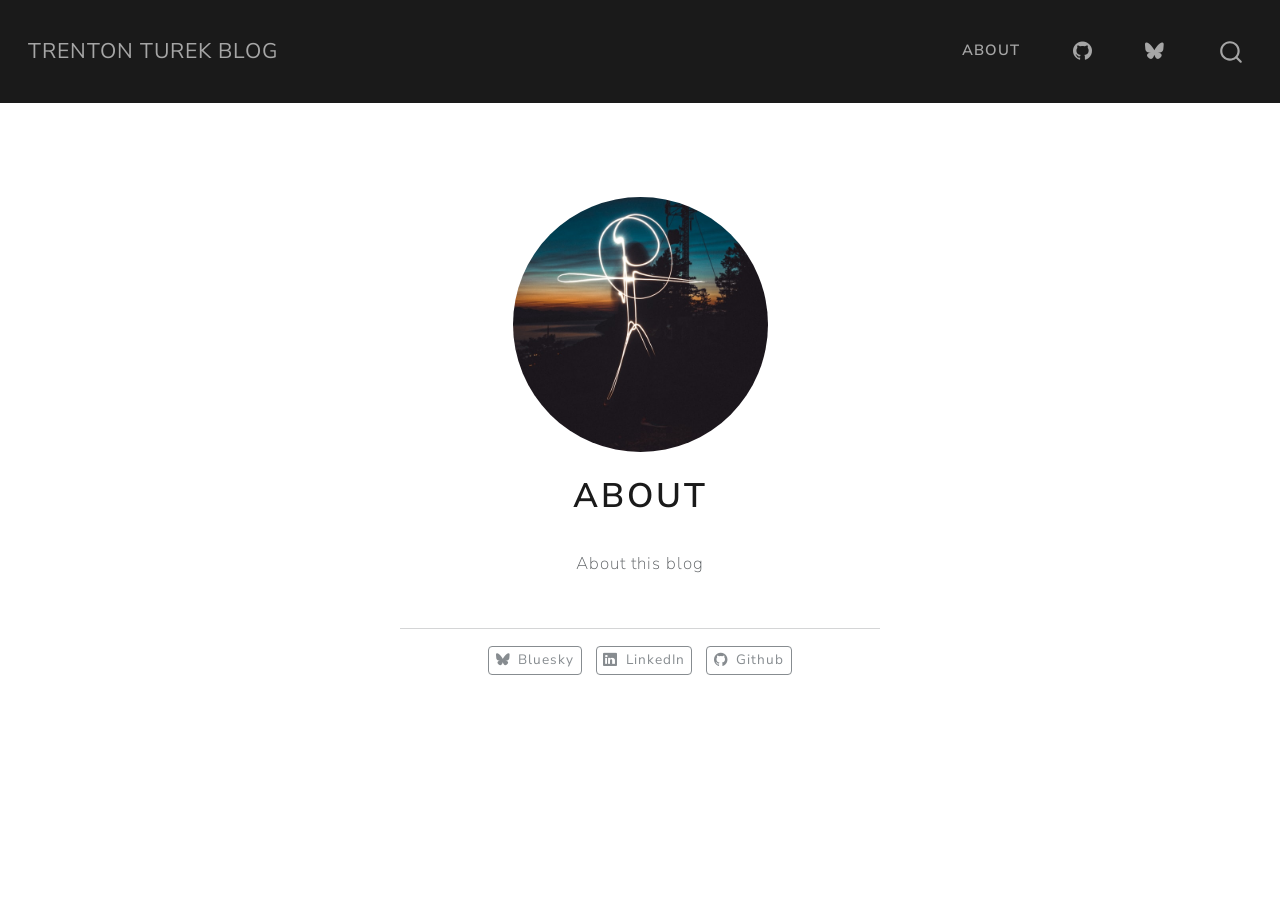
<file: about.html>
<!DOCTYPE html>
<html xmlns="http://www.w3.org/1999/xhtml" lang="en" xml:lang="en"><head>

<meta charset="utf-8">
<meta name="generator" content="quarto-1.11.9">

<meta name="viewport" content="width=device-width, initial-scale=1.0, user-scalable=yes">


<title>About – Trenton Turek Blog</title>
<style>
/* Default styles provided by pandoc.
** See https://pandoc.org/MANUAL.html#variables-for-html for config info.
*/
span.smallcaps{font-variant: small-caps;}
div.columns{display: flex; gap: 1.5em;}
div.column{flex: auto;}
@media screen {
div.columns{gap: min(4vw, 1.5em);}
div.column{overflow-x: auto;}
}
div.hanging-indent{margin-left: 1.5em; text-indent: -1.5em;}
ul.task-list{list-style: none;}
ul.task-list li input[type="checkbox"] {
  width: 0.8em;
  margin: 0 0.8em 0.2em -1em; /* quarto-specific, see https://github.com/quarto-dev/quarto-cli/issues/4556 */ 
  vertical-align: middle;
}
</style>


<script src="site_libs/quarto-nav/quarto-nav.js"></script>
<script src="site_libs/quarto-nav/headroom.min.js"></script>
<script src="site_libs/clipboard/clipboard.min.js"></script>
<script src="site_libs/quarto-search/autocomplete.umd.js"></script>
<script src="site_libs/quarto-search/fuse.min.js"></script>
<script src="site_libs/quarto-search/quarto-search.js"></script>
<meta name="quarto:offset" content="./">
<script src="site_libs/quarto-html/quarto.js" type="module"></script>
<script src="site_libs/quarto-html/tabsets/tabsets.js" type="module"></script>
<script src="site_libs/quarto-html/scrollable-regions/scrollable-regions.js" type="module"></script>
<script src="site_libs/quarto-html/popper.min.js"></script>
<script src="site_libs/quarto-html/tippy.umd.min.js"></script>
<link href="site_libs/quarto-html/tippy.css" rel="stylesheet">
<link href="site_libs/quarto-html/quarto-syntax-highlighting-63b5708e65d6cd79cd7618c58d0c21e7.css" rel="stylesheet" id="quarto-text-highlighting-styles">
<script src="site_libs/bootstrap/bootstrap.min.js"></script>
<link href="site_libs/bootstrap/bootstrap-icons.css" rel="stylesheet">
<link href="site_libs/bootstrap/bootstrap-82cbd601586de768cd45e35580f1d19c.min.css" rel="stylesheet" append-hash="true" id="quarto-bootstrap" data-mode="light">
<script id="quarto-search-options" type="application/json">{
  "location": "navbar",
  "copy-button": false,
  "collapse-after": 3,
  "panel-placement": "end",
  "type": "overlay",
  "limit": 50,
  "keyboard-shortcut": [
    "f",
    "/",
    "s"
  ],
  "show-item-context": false,
  "language": {
    "search-no-results-text": "No results",
    "search-matching-documents-text": "matching documents",
    "search-copy-link-title": "Copy link to search",
    "search-hide-matches-text": "Hide additional matches",
    "search-more-match-text": "more match in this document",
    "search-more-matches-text": "more matches in this document",
    "search-clear-button-title": "Clear",
    "search-text-placeholder": "",
    "search-detached-cancel-button-title": "Cancel",
    "search-submit-button-title": "Submit",
    "search-label": "Search"
  }
}</script>


<link rel="stylesheet" href="styles.css">
</head>

<body class="nav-fixed fullcontent quarto-light"><a id="quarto-skip-link" class="visually-hidden-focusable" href="#quarto-document-content">Skip to main content</a>

<div id="quarto-search-results"></div>
  <header id="quarto-header" class="headroom fixed-top">
    <nav class="navbar navbar-expand-lg " data-bs-theme="dark" aria-label="Site">
      <div class="navbar-container container-fluid">
      <div class="navbar-brand-container mx-auto">
    <a class="navbar-brand" href="./index.html">
    <span class="navbar-title">Trenton Turek Blog</span>
    </a>
  </div>
          <button class="navbar-toggler" type="button" data-bs-toggle="collapse" data-bs-target="#navbarCollapse" aria-controls="navbarCollapse" aria-expanded="false" aria-label="Toggle navigation" onclick="if (window.quartoToggleHeadroom) { window.quartoToggleHeadroom(); }">
  <span class="navbar-toggler-icon"></span>
</button>
          <div class="collapse navbar-collapse" id="navbarCollapse">
            <ul class="navbar-nav navbar-nav-scroll ms-auto">
  <li class="nav-item">
    <a class="nav-link active" href="./about.html" aria-current="page"> 
<span class="menu-text">About</span></a>
  </li>  
  <li class="nav-item compact">
    <a class="nav-link" href="https://github.com/"> <i class="bi bi-github" role="img">
</i> 
<span class="menu-text"></span></a>
  </li>  
  <li class="nav-item compact">
    <a class="nav-link" href="https://bsky.app/"> <i class="bi bi-bluesky" role="img">
</i> 
<span class="menu-text"></span></a>
  </li>  
</ul>
          </div> <!-- /navcollapse -->
            <div class="quarto-navbar-tools">
</div>
            <div id="quarto-search" class="" title="Search"></div>
      </div> <!-- /container-fluid -->
    </nav>
</header>
<!-- content -->
<div id="quarto-content" class="quarto-container page-columns page-rows-contents page-layout-article page-navbar">
<!-- sidebar -->
<!-- margin-sidebar -->
    
<!-- main -->
<div class="quarto-about-jolla">
  <img src="profile.jpg" class="about-image
  round " style="height: 15em; width: 15em;">
 <header id="title-block-header" class="quarto-title-block default">
<div class="quarto-title">
<h1 class="title">About</h1>
</div>
<div class="quarto-title-meta">
  </div>
</header><main class="content" id="quarto-document-content" tabindex="-1">
<p>About this blog</p>


</main> 
  <hr class="about-sep">
   <div class="about-links">
  <a href="https://bsky.app/" class="about-link" rel="" target="">
    <i class="bi bi-bluesky"></i>
     <span class="about-link-text">Bluesky</span>
  </a>
  <a href="https://linkedin.com" class="about-link" rel="" target="">
    <i class="bi bi-linkedin"></i>
     <span class="about-link-text">LinkedIn</span>
  </a>
  <a href="https://github.com" class="about-link" rel="" target="">
    <i class="bi bi-github"></i>
     <span class="about-link-text">Github</span>
  </a>
</div>
</div>
 <!-- /main -->
<script id="quarto-html-after-body" type="application/javascript">
  window.document.addEventListener("DOMContentLoaded", function (event) {
    const isCodeAnnotation = (el) => {
      for (const clz of el.classList) {
        if (clz.startsWith('code-annotation-')) {                     
          return true;
        }
      }
      return false;
    }
    const onCopySuccess = function(e) {
      // button target
      const button = e.trigger;
      // don't keep focus
      button.blur();
      // flash "checked"
      button.classList.add('code-copy-button-checked');
      var currentTitle = button.getAttribute("title");
      button.setAttribute("title", "Copied!");
      let tooltip;
      if (window.bootstrap) {
        button.setAttribute("data-bs-toggle", "tooltip");
        button.setAttribute("data-bs-placement", "left");
        button.setAttribute("data-bs-title", "Copied!");
        tooltip = new bootstrap.Tooltip(button, 
          { trigger: "manual", 
            customClass: "code-copy-button-tooltip",
            offset: [0, -8]});
        tooltip.show();    
      }
      setTimeout(function() {
        if (tooltip) {
          tooltip.hide();
          button.removeAttribute("data-bs-title");
          button.removeAttribute("data-bs-toggle");
          button.removeAttribute("data-bs-placement");
        }
        button.setAttribute("title", currentTitle);
        button.classList.remove('code-copy-button-checked');
      }, 1000);
      // clear code selection
      e.clearSelection();
    }
    const getTextToCopy = function(trigger) {
      const outerScaffold = trigger.parentElement.cloneNode(true);
      const codeEl = outerScaffold.querySelector('code');
      for (const childEl of codeEl.children) {
        if (isCodeAnnotation(childEl)) {
          childEl.remove();
        }
      }
      return codeEl.innerText;
    }
    const clipboard = new window.ClipboardJS('.code-copy-button:not([data-in-quarto-modal])', {
      text: getTextToCopy
    });
    clipboard.on('success', onCopySuccess);
    if (window.document.getElementById('quarto-embedded-source-code-modal')) {
      const clipboardModal = new window.ClipboardJS('.code-copy-button[data-in-quarto-modal]', {
        text: getTextToCopy,
        container: window.document.getElementById('quarto-embedded-source-code-modal')
      });
      clipboardModal.on('success', onCopySuccess);
    }
      var localhostRegex = new RegExp(/^(?:http|https):\/\/localhost\:?[0-9]*\//);
      var mailtoRegex = new RegExp(/^mailto:/);
        var filterRegex = new RegExp("https:\/\/your-website-url\.example\.com");
      var isInternal = (href) => {
          return filterRegex.test(href) || localhostRegex.test(href) || mailtoRegex.test(href);
      }
      // Inspect non-navigation links and adorn them if external
      window.quartoDecorateExternalLinks = function (root) {
     var links = (root || window.document).querySelectorAll('a[href]:not(.nav-link):not(.navbar-brand):not(.toc-action):not(.sidebar-link):not(.sidebar-item-toggle):not(.pagination-link):not(.no-external):not([aria-hidden]):not(.dropdown-item):not(.quarto-navigation-tool):not(.about-link)');
      for (var i=0; i<links.length; i++) {
        const link = links[i];
        if (!isInternal(link.href)) {
          // undo the damage that might have been done by quarto-nav.js in the case of
          // links that we want to consider external
          if (link.dataset.originalHref !== undefined) {
            link.href = link.dataset.originalHref;
          }
          if (!link.classList.contains('no-external-icon')) {
          }
        }
      }
      };
      window.quartoDecorateExternalLinks(window.document);
    // Esc closes the popup (WCAG 1.4.13) and focus leaving both trigger and
    // popup closes it (WCAG 2.4.11); tippy handles neither for interactive popups.
    const hideOnEscAndFocusOut = {
      name: 'hideOnEscAndFocusOut',
      defaultValue: true,
      fn(instance) {
        const dismiss = () => {
          // A show scheduled by the trigger delay would otherwise reopen it
          instance.clearDelayTimeouts();
          instance.hide();
        };
        const onKeyDown = (event) => {
          if (event.key !== 'Escape') {
            return;
          }
          // Keep Esc from also reaching page handlers (e.g. reveal.js overview),
          // except an open reveal.js slide menu, which Esc should close too.
          // The menu handles keys only when its keyboard option is on.
          const menuHandlesEsc = window.Reveal?.getPlugin?.('menu')?.isOpen() &&
            window.Reveal.getConfig().menu?.keyboard !== false;
          if (!menuHandlesEsc) {
            event.stopPropagation();
          }
          if (instance.popper.contains(window.document.activeElement)) {
            // Disabled while refocusing so the focus trigger does not reopen it
            instance.disable();
            instance.reference.focus();
            instance.enable();
          }
          dismiss();
        };
        const onFocusOut = (event) => {
          const target = event.relatedTarget;
          if (target && !instance.reference.contains(target) &&
              !instance.popper.contains(target)) {
            dismiss();
          }
        };
        // On the trigger too: a click trigger (code-annotations: select) has no
        // blur handling. Attached for the instance's lifetime so leaving the
        // trigger also cancels a show still pending on the trigger delay.
        instance.reference.addEventListener('focusout', onFocusOut);
        return {
          onShow() {
            window.document.addEventListener('keydown', onKeyDown, true);
            instance.popper.addEventListener('focusout', onFocusOut);
          },
          onHide() {
            window.document.removeEventListener('keydown', onKeyDown, true);
            instance.popper.removeEventListener('focusout', onFocusOut);
          },
          onDestroy() {
            instance.reference.removeEventListener('focusout', onFocusOut);
          },
        };
      },
    };
    function tippyHover(el, contentFn, onTriggerFn, onUntriggerFn) {
      const config = {
        allowHTML: true,
        maxWidth: 500,
        delay: 100,
        arrow: false,
        appendTo: function(el) {
            return el.parentElement;
        },
        interactive: true,
        interactiveBorder: 10,
        theme: 'quarto',
        placement: 'bottom-start',
        plugins: [hideOnEscAndFocusOut],
      };
      if (contentFn) {
        config.content = contentFn;
      }
      if (onTriggerFn) {
        config.onTrigger = onTriggerFn;
      }
      if (onUntriggerFn) {
        config.onUntrigger = onUntriggerFn;
      }
      window.tippy(el, config); 
    }
    const noterefs = window.document.querySelectorAll('a[role="doc-noteref"]');
    for (var i=0; i<noterefs.length; i++) {
      const ref = noterefs[i];
      tippyHover(ref, function() {
        // use id or data attribute instead here
        let href = ref.getAttribute('data-footnote-href') || ref.getAttribute('href');
        try { href = new URL(href).hash; } catch {}
        const id = href.replace(/^#\/?/, "");
        const note = window.document.getElementById(id);
        if (note) {
          return note.innerHTML;
        } else {
          return "";
        }
      });
    }
    const xrefs = window.document.querySelectorAll('a.quarto-xref');
    const processXRef = (id, note) => {
      // Strip column container classes
      const stripColumnClz = (el) => {
        el.classList.remove("page-full", "page-columns");
        if (el.children) {
          for (const child of el.children) {
            stripColumnClz(child);
          }
        }
      }
      stripColumnClz(note)
      if (id === null || id.startsWith('sec-')) {
        // Special case sections, only their first couple elements
        const container = document.createElement("div");
        if (note.children && note.children.length > 2) {
          container.appendChild(note.children[0].cloneNode(true));
          for (let i = 1; i < note.children.length; i++) {
            const child = note.children[i];
            if (child.tagName === "P" && child.innerText === "") {
              continue;
            } else {
              container.appendChild(child.cloneNode(true));
              break;
            }
          }
          if (window.Quarto?.typesetMath) {
            window.Quarto.typesetMath(container);
          }
          return container.innerHTML
        } else {
          if (window.Quarto?.typesetMath) {
            window.Quarto.typesetMath(note);
          }
          return note.innerHTML;
        }
      } else {
        // Remove any anchor links if they are present
        const anchorLink = note.querySelector('a.anchorjs-link');
        if (anchorLink) {
          anchorLink.remove();
        }
        if (window.Quarto?.typesetMath) {
          window.Quarto.typesetMath(note);
        }
        if (note.classList.contains("callout")) {
          return note.outerHTML;
        } else {
          return note.innerHTML;
        }
      }
    }
    for (var i=0; i<xrefs.length; i++) {
      const xref = xrefs[i];
      tippyHover(xref, undefined, function(instance) {
        instance.disable();
        let url = xref.getAttribute('href');
        let hash = undefined; 
        if (url.startsWith('#')) {
          hash = url;
        } else {
          try { hash = new URL(url).hash; } catch {}
        }
        if (hash) {
          const id = hash.replace(/^#\/?/, "");
          const note = window.document.getElementById(id);
          if (note !== null) {
            try {
              const html = processXRef(id, note.cloneNode(true));
              instance.setContent(html);
            } finally {
              instance.enable();
              instance.show();
            }
          } else {
            // See if we can fetch this
            fetch(url.split('#')[0])
            .then(res => res.text())
            .then(html => {
              const parser = new DOMParser();
              const htmlDoc = parser.parseFromString(html, "text/html");
              const note = htmlDoc.getElementById(id);
              if (note !== null) {
                const html = processXRef(id, note);
                instance.setContent(html);
              } 
            }).finally(() => {
              instance.enable();
              instance.show();
            });
          }
        } else {
          // See if we can fetch a full url (with no hash to target)
          // This is a special case and we should probably do some content thinning / targeting
          fetch(url)
          .then(res => res.text())
          .then(html => {
            const parser = new DOMParser();
            const htmlDoc = parser.parseFromString(html, "text/html");
            const note = htmlDoc.querySelector('main.content');
            if (note !== null) {
              // This should only happen for chapter cross references
              // (since there is no id in the URL)
              // remove the first header
              if (note.children.length > 0 && note.children[0].tagName === "HEADER") {
                note.children[0].remove();
              }
              const html = processXRef(null, note);
              instance.setContent(html);
            } 
          }).finally(() => {
            instance.enable();
            instance.show();
          });
        }
      }, function(instance) {
      });
    }
        let selectedAnnoteEl;
        const selectorForAnnotation = ( cell, annotation) => {
          let cellAttr = 'data-code-cell="' + cell + '"';
          let lineAttr = 'data-code-annotation="' +  annotation + '"';
          const selector = 'span[' + cellAttr + '][' + lineAttr + ']';
          return selector;
        }
        const selectCodeLines = (annoteEl) => {
          const doc = window.document;
          const targetCell = annoteEl.getAttribute("data-target-cell");
          const targetAnnotation = annoteEl.getAttribute("data-target-annotation");
          const annoteSpan = window.document.querySelector(selectorForAnnotation(targetCell, targetAnnotation));
          const lines = annoteSpan.getAttribute("data-code-lines").split(",");
          const lineIds = lines.map((line) => {
            return targetCell + "-" + line;
          })
          // Each band is positioned against its own containing block, which is
          // not the offsetParent of the lines, so place it from client rects.
          const placeBand = (band, firstEl, lastEl, codeBlock) => {
            const container = band.offsetParent;
            if (container === null) {
              return;
            }
            const containerRect = container.getBoundingClientRect();
            // Reveal.js scales slides with a transform, so convert client
            // pixels back to the CSS pixels of the container.
            const scale = containerRect.height / container.offsetHeight || 1;
            const firstRect = firstEl.getBoundingClientRect();
            const lastRect = lastEl.getBoundingClientRect();
            const top = (firstRect.top - containerRect.top) / scale - container.clientTop + container.scrollTop;
            const height = (lastRect.bottom - firstRect.top) / scale;
            band.style.top = top - 2 + "px";
            band.style.height = height + 4 + "px";
            if (codeBlock) {
              // Without the copy button wrapper, the containing block is wider
              // than the code block, so span the code block explicitly.
              const blockRect = codeBlock.getBoundingClientRect();
              band.style.left = (blockRect.left - containerRect.left) / scale - container.clientLeft + container.scrollLeft + "px";
              band.style.width = blockRect.width / scale + "px";
            }
          };
          if (lineIds.length > 0) {
            const el = window.document.getElementById(lineIds[0]);
            const lastEl = window.document.getElementById(lineIds[lineIds.length - 1]);
            const parent = el.parentElement.parentElement;
            // cook up a div (if necessary) and position it
            let div = window.document.getElementById("code-annotation-line-highlight");
            if (div === null) {
              div = window.document.createElement("div");
              div.setAttribute("id", "code-annotation-line-highlight");
              div.style.position = 'absolute';
              parent.appendChild(div);
            }
            placeBand(div, el, lastEl, parent.closest("div.sourceCode") || parent);
            let gutterDiv = window.document.getElementById("code-annotation-line-highlight-gutter");
            if (gutterDiv === null) {
              gutterDiv = window.document.createElement("div");
              gutterDiv.setAttribute("id", "code-annotation-line-highlight-gutter");
              gutterDiv.style.position = 'absolute';
              const codeCell = window.document.getElementById(targetCell);
              const gutter = codeCell.querySelector('.code-annotation-gutter');
              gutter.appendChild(gutterDiv);
            }
            placeBand(gutterDiv, el, lastEl);
            selectedAnnoteEl = annoteEl;
          }
        };
        const unselectCodeLines = () => {
          const elementsIds = ["code-annotation-line-highlight", "code-annotation-line-highlight-gutter"];
          elementsIds.forEach((elId) => {
            const div = window.document.getElementById(elId);
            if (div) {
              div.remove();
            }
          });
          selectedAnnoteEl = undefined;
        };
          // Handle positioning of the toggle
      window.addEventListener(
        "resize",
        throttle(() => {
          elRect = undefined;
          if (selectedAnnoteEl) {
            selectCodeLines(selectedAnnoteEl);
          }
        }, 10)
      );
      function throttle(fn, ms) {
      let throttle = false;
      let timer;
        return (...args) => {
          if(!throttle) { // first call gets through
              fn.apply(this, args);
              throttle = true;
          } else { // all the others get throttled
              if(timer) clearTimeout(timer); // cancel #2
              timer = setTimeout(() => {
                fn.apply(this, args);
                timer = throttle = false;
              }, ms);
          }
        };
      }
        // Attach click handler to the DT
        const annoteDls = window.document.querySelectorAll('dt[data-target-cell]');
        for (const annoteDlNode of annoteDls) {
          annoteDlNode.addEventListener('click', (event) => {
            const clickedEl = event.target;
            if (clickedEl !== selectedAnnoteEl) {
              unselectCodeLines();
              const activeEl = window.document.querySelector('dt[data-target-cell].code-annotation-active');
              if (activeEl) {
                activeEl.classList.remove('code-annotation-active');
              }
              selectCodeLines(clickedEl);
              clickedEl.classList.add('code-annotation-active');
            } else {
              // Unselect the line
              unselectCodeLines();
              clickedEl.classList.remove('code-annotation-active');
            }
          });
        }
    const findCites = (el) => {
      const parentEl = el.parentElement;
      if (parentEl) {
        const cites = parentEl.dataset.cites;
        if (cites) {
          return {
            el,
            cites: cites.split(' ')
          };
        } else {
          return findCites(el.parentElement)
        }
      } else {
        return undefined;
      }
    };
    var bibliorefs = window.document.querySelectorAll('a[role="doc-biblioref"]');
    for (var i=0; i<bibliorefs.length; i++) {
      const ref = bibliorefs[i];
      const citeInfo = findCites(ref);
      if (citeInfo) {
        tippyHover(citeInfo.el, function() {
          var popup = window.document.createElement('div');
          citeInfo.cites.forEach(function(cite) {
            var citeDiv = window.document.createElement('div');
            citeDiv.classList.add('hanging-indent');
            citeDiv.classList.add('csl-entry');
            var biblioDiv = window.document.getElementById('ref-' + cite);
            if (biblioDiv) {
              citeDiv.innerHTML = biblioDiv.innerHTML;
            }
            popup.appendChild(citeDiv);
          });
          return popup.innerHTML;
        });
      }
    }
  });
  </script>
  <script type="application/javascript">
  window.quartoScrollableRegionsLabels = {"code":"Scrollable code","output":"Scrollable output"};
  </script>
</div> <!-- /content -->




</body></html>
</file>
<file: site_libs/quarto-html/tippy.css>
.tippy-box[data-animation=fade][data-state=hidden]{opacity:0}[data-tippy-root]{max-width:calc(100vw - 10px)}.tippy-box{position:relative;background-color:#333;color:#fff;border-radius:4px;font-size:14px;line-height:1.4;white-space:normal;outline:0;transition-property:transform,visibility,opacity}.tippy-box[data-placement^=top]>.tippy-arrow{bottom:0}.tippy-box[data-placement^=top]>.tippy-arrow:before{bottom:-7px;left:0;border-width:8px 8px 0;border-top-color:initial;transform-origin:center top}.tippy-box[data-placement^=bottom]>.tippy-arrow{top:0}.tippy-box[data-placement^=bottom]>.tippy-arrow:before{top:-7px;left:0;border-width:0 8px 8px;border-bottom-color:initial;transform-origin:center bottom}.tippy-box[data-placement^=left]>.tippy-arrow{right:0}.tippy-box[data-placement^=left]>.tippy-arrow:before{border-width:8px 0 8px 8px;border-left-color:initial;right:-7px;transform-origin:center left}.tippy-box[data-placement^=right]>.tippy-arrow{left:0}.tippy-box[data-placement^=right]>.tippy-arrow:before{left:-7px;border-width:8px 8px 8px 0;border-right-color:initial;transform-origin:center right}.tippy-box[data-inertia][data-state=visible]{transition-timing-function:cubic-bezier(.54,1.5,.38,1.11)}.tippy-arrow{width:16px;height:16px;color:#333}.tippy-arrow:before{content:"";position:absolute;border-color:transparent;border-style:solid}.tippy-content{position:relative;padding:5px 9px;z-index:1}
</file>
<file: site_libs/quarto-html/quarto-syntax-highlighting-63b5708e65d6cd79cd7618c58d0c21e7.css>
/* quarto syntax highlight colors */
:root {
  --quarto-hl-ot-color: #003B4F;
  --quarto-hl-at-color: #657422;
  --quarto-hl-ss-color: #20794D;
  --quarto-hl-an-color: #5E5E5E;
  --quarto-hl-fu-color: #4758AB;
  --quarto-hl-st-color: #20794D;
  --quarto-hl-cf-color: #003B4F;
  --quarto-hl-op-color: #5E5E5E;
  --quarto-hl-er-color: #AD0000;
  --quarto-hl-bn-color: #AD0000;
  --quarto-hl-al-color: #AD0000;
  --quarto-hl-va-color: #111111;
  --quarto-hl-bu-color: inherit;
  --quarto-hl-ex-color: inherit;
  --quarto-hl-pp-color: #AD0000;
  --quarto-hl-in-color: #5E5E5E;
  --quarto-hl-vs-color: #20794D;
  --quarto-hl-wa-color: #5E5E5E;
  --quarto-hl-do-color: #5E5E5E;
  --quarto-hl-im-color: #00769E;
  --quarto-hl-ch-color: #20794D;
  --quarto-hl-dt-color: #AD0000;
  --quarto-hl-fl-color: #AD0000;
  --quarto-hl-co-color: #5E5E5E;
  --quarto-hl-cv-color: #5E5E5E;
  --quarto-hl-cn-color: #8f5902;
  --quarto-hl-sc-color: #5E5E5E;
  --quarto-hl-dv-color: #AD0000;
  --quarto-hl-kw-color: #003B4F;
}

/* other quarto variables */
:root {
  --quarto-font-monospace: SFMono-Regular, Menlo, Monaco, Consolas, "Liberation Mono", "Courier New", monospace;
}

/* syntax highlight based on Pandoc's rules */
pre > code.sourceCode > span {
  color: #003B4F;
}

code.sourceCode > span {
  color: #003B4F;
}

div.sourceCode,
div.sourceCode pre.sourceCode {
  color: #003B4F;
}

/* Normal */
code span {
  color: #003B4F;
}

/* Alert */
code span.al {
  color: #AD0000;
  font-style: inherit;
}

/* Annotation */
code span.an {
  color: #5E5E5E;
  font-style: inherit;
}

/* Attribute */
code span.at {
  color: #657422;
  font-style: inherit;
}

/* BaseN */
code span.bn {
  color: #AD0000;
  font-style: inherit;
}

/* BuiltIn */
code span.bu {
  font-style: inherit;
}

/* ControlFlow */
code span.cf {
  color: #003B4F;
  font-weight: bold;
  font-style: inherit;
}

/* Char */
code span.ch {
  color: #20794D;
  font-style: inherit;
}

/* Constant */
code span.cn {
  color: #8f5902;
  font-style: inherit;
}

/* Comment */
code span.co {
  color: #5E5E5E;
  font-style: inherit;
}

/* CommentVar */
code span.cv {
  color: #5E5E5E;
  font-style: italic;
}

/* Documentation */
code span.do {
  color: #5E5E5E;
  font-style: italic;
}

/* DataType */
code span.dt {
  color: #AD0000;
  font-style: inherit;
}

/* DecVal */
code span.dv {
  color: #AD0000;
  font-style: inherit;
}

/* Error */
code span.er {
  color: #AD0000;
  font-style: inherit;
}

/* Extension */
code span.ex {
  font-style: inherit;
}

/* Float */
code span.fl {
  color: #AD0000;
  font-style: inherit;
}

/* Function */
code span.fu {
  color: #4758AB;
  font-style: inherit;
}

/* Import */
code span.im {
  color: #00769E;
  font-style: inherit;
}

/* Information */
code span.in {
  color: #5E5E5E;
  font-style: inherit;
}

/* Keyword */
code span.kw {
  color: #003B4F;
  font-weight: bold;
  font-style: inherit;
}

/* Operator */
code span.op {
  color: #5E5E5E;
  font-style: inherit;
}

/* Other */
code span.ot {
  color: #003B4F;
  font-style: inherit;
}

/* Preprocessor */
code span.pp {
  color: #AD0000;
  font-style: inherit;
}

/* SpecialChar */
code span.sc {
  color: #5E5E5E;
  font-style: inherit;
}

/* SpecialString */
code span.ss {
  color: #20794D;
  font-style: inherit;
}

/* String */
code span.st {
  color: #20794D;
  font-style: inherit;
}

/* Variable */
code span.va {
  color: #111111;
  font-style: inherit;
}

/* VerbatimString */
code span.vs {
  color: #20794D;
  font-style: inherit;
}

/* Warning */
code span.wa {
  color: #5E5E5E;
  font-style: italic;
}

.prevent-inlining {
  content: "</";
}

/*# sourceMappingURL=054cc16b9e9817627be6994582d2ffb5.css.map */
</file>
<file: styles.css>
/* css styles */
</file>
